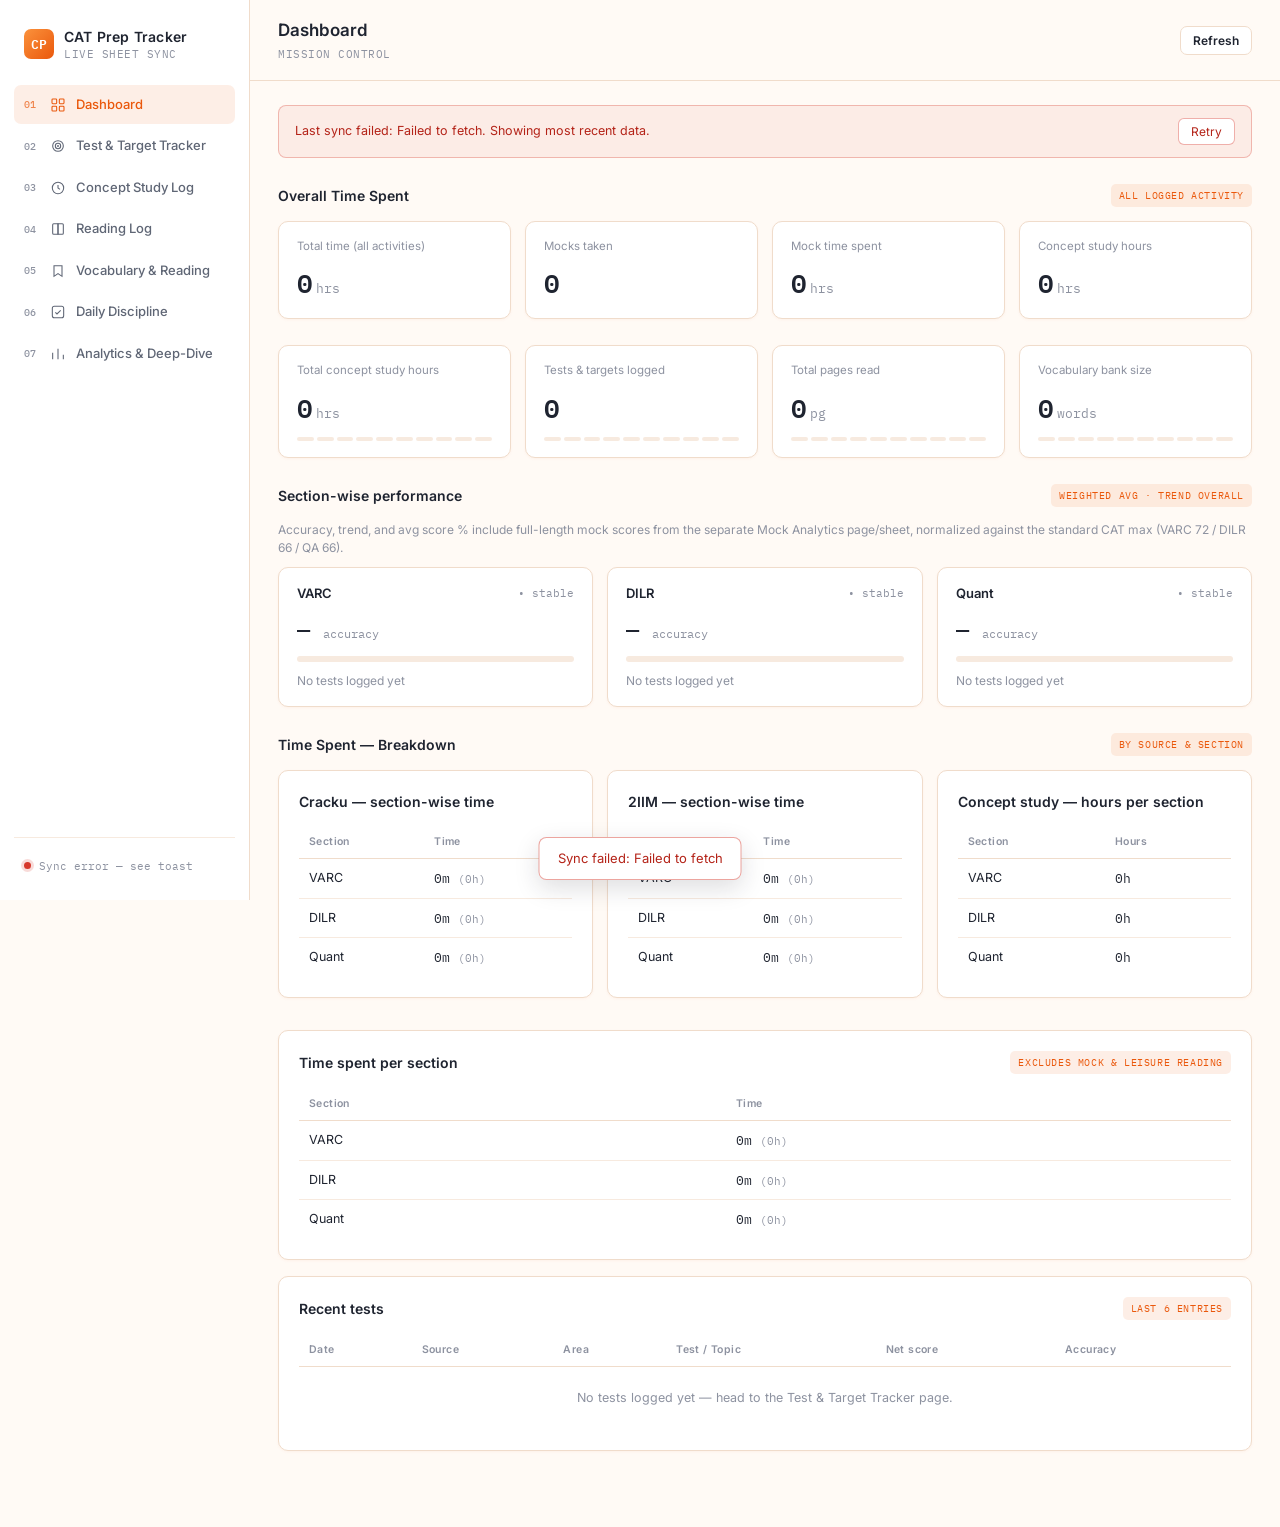
<file: index.html>
<!DOCTYPE html>
<html lang="en">
<head>
<meta charset="UTF-8">
<meta name="viewport" content="width=device-width, initial-scale=1.0">
<title>Dashboard — CAT Prep Tracker</title>
<link rel="stylesheet" href="styles.css">
</head>
<body>

<div id="gate">
  <div class="gate-card">
    <h2>Not configured yet</h2>
    <p>Set <code>CONFIG.API_URL</code> in <code>script.js</code> to your deployed Google Apps Script Web App URL (ending in <code>/exec</code>), then reload this page.</p>
  </div>
</div>

<div id="appShell">
  <div class="app-flex">
    <aside id="sidebar">
      <div class="brand">
        <div class="mark">CP</div>
        <div>
          <div class="name">CAT Prep Tracker</div>
          <div class="sub">LIVE SHEET SYNC</div>
        </div>
      </div>
      <nav id="navlist"></nav>
      <div class="sidebar-foot">
        <div class="sync-row"><span class="dot" id="liveDot"></span><span id="syncStatus">Not synced yet</span></div>
      </div>
    </aside>

    <div id="backdrop"></div>

    <div class="main">
      <div class="topbar">
        <button id="menuBtn" aria-label="Toggle menu">
          <svg width="18" height="18" viewBox="0 0 24 24" fill="none" stroke="currentColor" stroke-width="1.8"><path d="M4 6h16M4 12h16M4 18h16"/></svg>
        </button>
        <div class="titles">
          <h1 id="pageTitle">Dashboard</h1>
          <div class="sub" id="pageSub">MISSION CONTROL</div>
        </div>
        <div class="topbar-actions">
          <button class="btn btn-ghost btn-sm" id="refreshBtn">Refresh</button>
        </div>
      </div>
      <div id="content"></div>
    </div>
  </div>
</div>

<div class="toast" id="toast"><span id="toastMsg"></span></div>

<script src="script.js"></script>
<script>
// Shared calc used by both the 4-box KPI glance and the detailed tables below,
// so the two can be placed in different parts of the page without duplicating logic.
function timeSpentData(){
  const crackuByArea = crackuTimeByArea();       // minutes
  const iimByArea = iimTimeByArea();             // minutes
  const studyByAreaHrs = studyHoursByArea();     // hours
  const conceptTotalHours = round1(DATA.study.reduce((s,x)=>s+Number(x.hours||0),0));
  const mocksTaken = (mockRecordsCache||[]).length;
  const mockMinutes = mocksTaken * 120; // fixed 2-hour mock length
  const readingMinutes = DATA.reading.reduce((s,r)=>s+Number(r.minutes||0),0);
  const testsMinutes = DATA.tests.reduce((s,t)=>s+Number(t.duration||0),0);
  const grandTotalHours = round1((testsMinutes + conceptTotalHours*60 + mockMinutes + readingMinutes) / 60);

  const perSectionTotals = {};
  ['VARC','DILR','Quant'].forEach(a=>{
    perSectionTotals[a] = (crackuByArea[a]||0) + (iimByArea[a]||0) + (studyByAreaHrs[a]||0)*60;
  });

  return { crackuByArea, iimByArea, studyByAreaHrs, conceptTotalHours, mocksTaken, mockMinutes, grandTotalHours, perSectionTotals };
}

// The 4-box glance — shown near the top of the page.
function renderTimeSpentKPIs(){
  const { grandTotalHours, mocksTaken, mockMinutes, conceptTotalHours } = timeSpentData();
  return `
    <div class="card-h" style="margin-top:26px;"><h3>Overall Time Spent</h3><span class="tag">ALL LOGGED ACTIVITY</span></div>
    <div class="kpi-grid" style="grid-template-columns:repeat(4,1fr);">
      <div class="kpi"><div class="label">Total time (all activities)</div><div class="value">${grandTotalHours}<span class="unit">hrs</span></div></div>
      <div class="kpi"><div class="label">Mocks taken</div><div class="value">${mocksTaken}</div></div>
      <div class="kpi"><div class="label">Mock time spent</div><div class="value">${round1(mockMinutes/60)}<span class="unit">hrs</span></div></div>
      <div class="kpi"><div class="label">Concept study hours</div><div class="value">${conceptTotalHours}<span class="unit">hrs</span></div></div>
    </div>`;
}

// The detailed breakdown tables — deepest level of detail, shown further down the page.
function renderTimeSpentDetails(){
  const { crackuByArea, iimByArea, studyByAreaHrs, perSectionTotals } = timeSpentData();

  function areaMinutesTable(byAreaMins){
    return `<div class="table-scroll"><table><thead><tr><th>Section</th><th>Time</th></tr></thead><tbody>
      ${['VARC','DILR','Quant'].map(a=>`<tr><td>${a}</td><td class="num">${fmtMinsHrs(byAreaMins[a]||0)}</td></tr>`).join('')}
    </tbody></table></div>`;
  }
  function areaHoursTable(byAreaHrs){
    return `<div class="table-scroll"><table><thead><tr><th>Section</th><th>Hours</th></tr></thead><tbody>
      ${['VARC','DILR','Quant'].map(a=>`<tr><td>${a}</td><td class="num">${round1(byAreaHrs[a]||0)}h</td></tr>`).join('')}
    </tbody></table></div>`;
  }

  return `
    <div class="card-h" style="margin-top:26px;"><h3>Time Spent — Breakdown</h3><span class="tag">BY SOURCE &amp; SECTION</span></div>
    <div class="grid3" style="margin-bottom:16px;">
      <div class="card">
        <div class="card-h"><h3>Cracku — section-wise time</h3></div>
        ${areaMinutesTable(crackuByArea)}
      </div>
      <div class="card">
        <div class="card-h"><h3>2IIM — section-wise time</h3></div>
        ${areaMinutesTable(iimByArea)}
      </div>
      <div class="card">
        <div class="card-h"><h3>Concept study — hours per section</h3></div>
        ${areaHoursTable(studyByAreaHrs)}
      </div>
    </div>
    <div class="card">
      <div class="card-h"><h3>Time spent per section</h3><span class="tag">EXCLUDES MOCK &amp; LEISURE READING</span></div>
      ${areaMinutesTable(perSectionTotals)}
    </div>`;
}

function renderSectionPerformance(){
  const areas = ['VARC','DILR','Quant'];
  const widgets = areas.map(area=>{
    const stat = weightedAvgForArea(area);
    const trend = trendForArea(area, Infinity); // Infinity -> compares first half vs second half of the ENTIRE history, not just the last 5
    const arrow = trend.dir==='up' ? '▲' : (trend.dir==='down' ? '▼' : '•');
    const pct = stat ? Math.min(100, Math.max(0, stat.avgAccuracy)) : 0;
    const barColor = area==='VARC' ? 'var(--blue)' : area==='DILR' ? 'var(--gold)' : 'var(--teal)';
    return `
      <div class="section-widget">
        <div class="sw-head"><span class="name">${area}</span><span class="delta ${trend.dir}">${arrow} ${trend.dir==='flat'?'stable':Math.abs(trend.delta)+'%'}</span></div>
        <div class="sw-score">${stat? stat.avgAccuracy+'%' : '—'} <span style="font-size:12px;color:var(--faint);font-weight:400;">accuracy</span></div>
        <div class="bar-track"><div class="bar-fill" style="width:${pct}%;background:${barColor};"></div></div>
        <div class="hint">${stat ? stat.testCount+' test(s)'+(stat.mockCount? ' + '+stat.mockCount+' mock(s)':'')+(stat.avgNetPct!==null? ' · avg score '+stat.avgNetPct+'% of max' : '') : 'No tests logged yet'}</div>
      </div>`;
  }).join('');

  return `
    <div class="card-h" style="margin-top:26px;"><h3>Section-wise performance</h3><span class="tag">WEIGHTED AVG · TREND OVERALL</span></div>
    <div class="hint" style="margin-bottom:10px;">Accuracy, trend, and avg score % include full-length mock scores from the separate Mock Analytics page/sheet, normalized against the standard CAT max (VARC 72 / DILR 66 / QA 66).</div>
    <div class="kpi-grid" style="grid-template-columns:repeat(3,1fr);">${widgets}</div>`;
}

function renderRecentTests(){
  const recentTests = [...DATA.tests].sort((a,b)=>b.date.localeCompare(a.date)).slice(0,6);
  const recentRows = recentTests.length ? recentTests.map(t=>`
    <tr><td>${fmtDate(t.date)}</td><td><span class="tag-pill">${t.sourceLabel}</span></td><td>${t.area}</td>
    <td>${escapeHtml(t.testName) || escapeHtml(t.topic) || '—'}</td>
    <td class="num">${t.netScore}</td><td class="num">${t.accuracy}%</td></tr>`).join('')
    : `<tr><td colspan="6" class="empty">No tests logged yet — head to the Test &amp; Target Tracker page.</td></tr>`;

  return `
    <div class="card" style="margin-top:16px;">
      <div class="card-h"><h3>Recent tests</h3><span class="tag">LAST 6 ENTRIES</span></div>
      <div class="table-scroll"><table><thead><tr><th>Date</th><th>Source</th><th>Area</th><th>Test / Topic</th><th>Net score</th><th>Accuracy</th></tr></thead><tbody>${recentRows}</tbody></table></div>
    </div>`;
}

function renderDashboard(){
  const totalHours = round1(DATA.study.reduce((s,x)=>s+Number(x.hours||0),0));
  const totalTests = DATA.tests.length;
  const totalPages = DATA.reading.reduce((s,x)=>s+Number(x.pages||0),0);
  const vocabCount = DATA.vocab.length;

  let banner = '';
  if(syncError) banner = `<div class="err-banner"><span>Last sync failed: ${escapeHtml(syncError)}. Showing most recent data.</span><button onclick="refreshAll(true)">Retry</button></div>`;

  document.getElementById('content').innerHTML = banner + `
    ${renderTimeSpentKPIs()}
    <div class="kpi-grid" style="margin-top:26px;">
      <div class="kpi"><div class="label">Total concept study hours</div><div class="value">${totalHours}<span class="unit">hrs</span></div><div class="ticks">${tickRow(totalHours,200)}</div></div>
      <div class="kpi"><div class="label">Tests &amp; targets logged</div><div class="value">${totalTests}</div><div class="ticks">${tickRow(totalTests,50)}</div></div>
      <div class="kpi"><div class="label">Total pages read</div><div class="value">${totalPages}<span class="unit">pg</span></div><div class="ticks">${tickRow(totalPages,1000)}</div></div>
      <div class="kpi"><div class="label">Vocabulary bank size</div><div class="value">${vocabCount}<span class="unit">words</span></div><div class="ticks">${tickRow(vocabCount,150)}</div></div>
    </div>
    ${renderSectionPerformance()}
    ${renderTimeSpentDetails()}
    ${renderRecentTests()}`;
}

window.renderPage = renderDashboard;
document.addEventListener('DOMContentLoaded', ()=>{ bootPage(); });
</script>
</body>
</html>
</file>
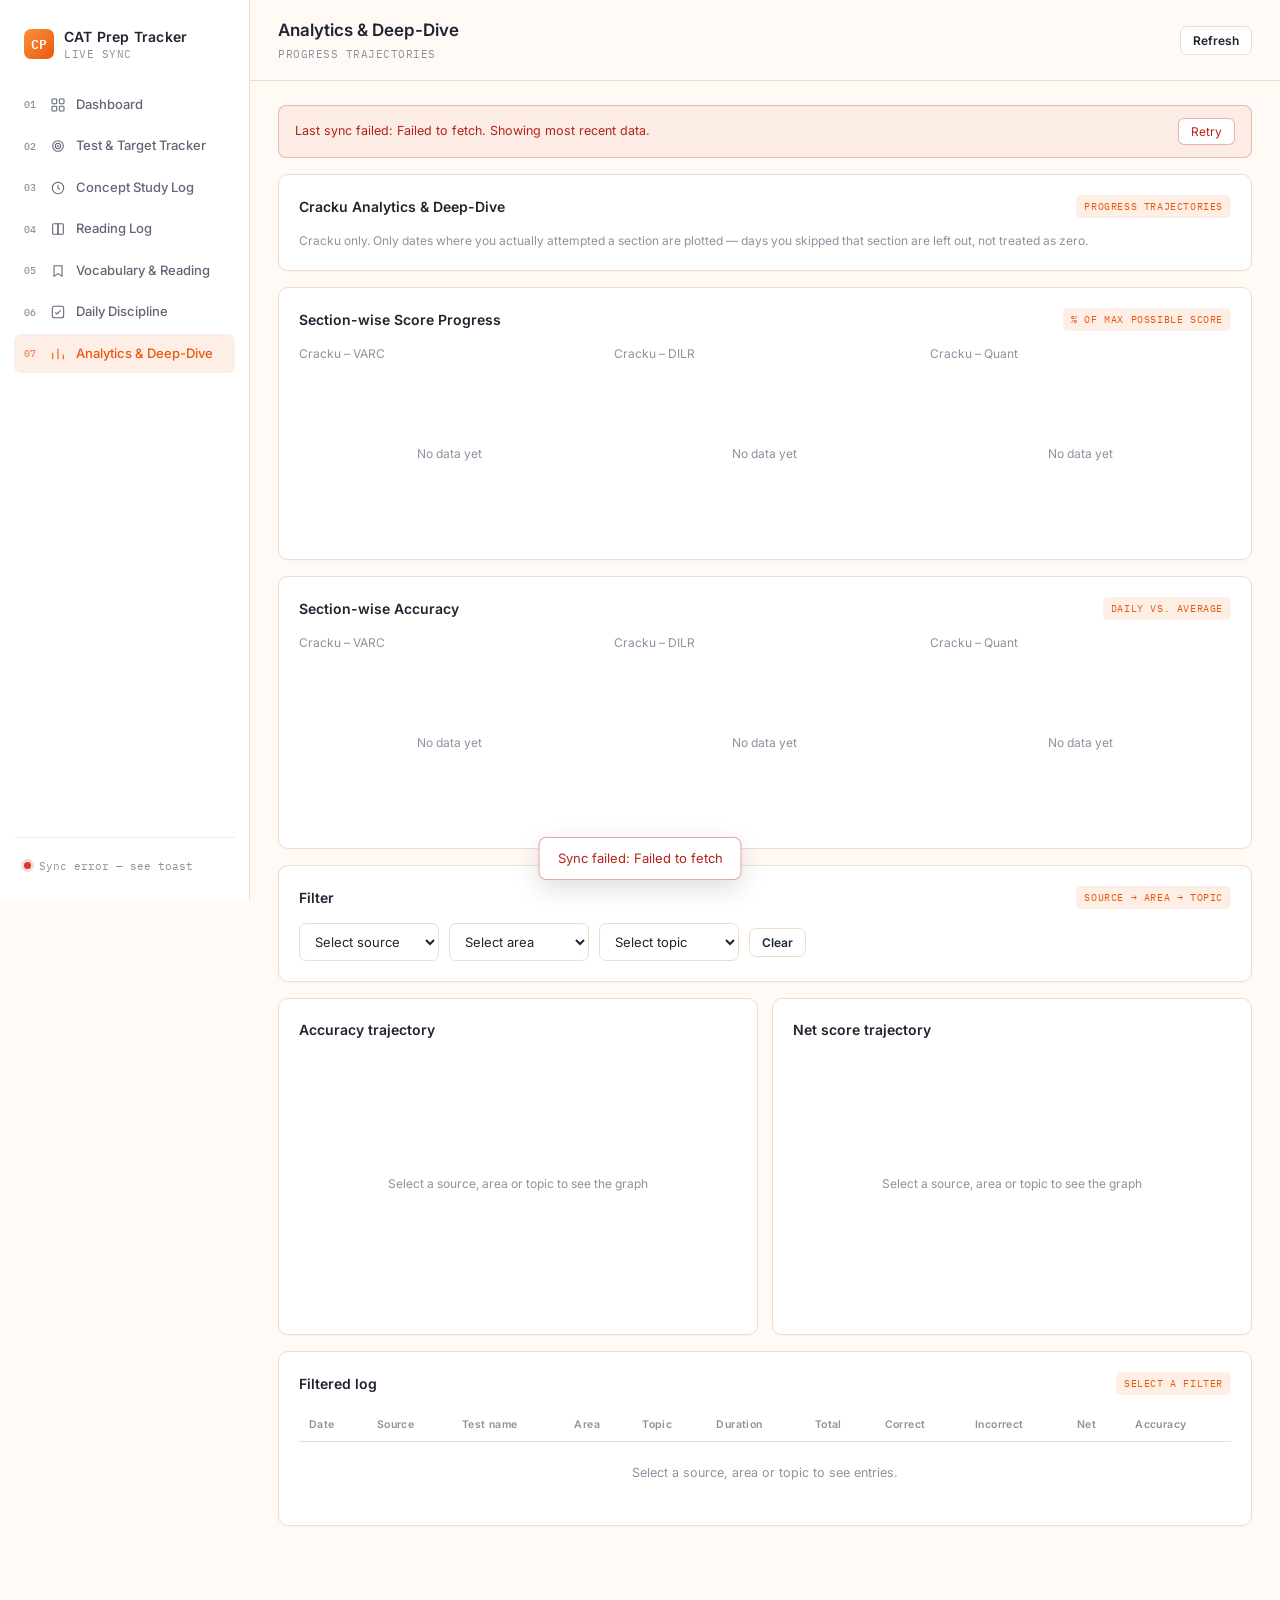
<file: analytics.html>
<!DOCTYPE html>
<html lang="en">
<head>
<meta charset="UTF-8">
<meta name="viewport" content="width=device-width, initial-scale=1.0">
<title>Analytics &amp; Deep-Dive — CAT Prep Tracker</title>
<link rel="stylesheet" href="styles.css">
</head>
<body>

<div id="gate">
  <div class="gate-card">
    <h2>Not configured yet</h2>
    <p>Set <code>CONFIG.SUPABASE_URL</code> and <code>CONFIG.SUPABASE_ANON_KEY</code> in <code>script.js</code>, then reload this page.</p>
  </div>
</div>

<div id="appShell">
  <div class="app-flex">
    <aside id="sidebar">
      <div class="brand">
        <div class="mark">CP</div>
        <div>
          <div class="name">CAT Prep Tracker</div>
          <div class="sub">LIVE SYNC</div>
        </div>
      </div>
      <nav id="navlist"></nav>
      <div class="sidebar-foot">
        <div class="sync-row"><span class="dot" id="liveDot"></span><span id="syncStatus">Not synced yet</span></div>
      </div>
    </aside>

    <div id="backdrop"></div>

    <div class="main">
      <div class="topbar">
        <button id="menuBtn" aria-label="Toggle menu">
          <svg width="18" height="18" viewBox="0 0 24 24" fill="none" stroke="currentColor" stroke-width="1.8"><path d="M4 6h16M4 12h16M4 18h16"/></svg>
        </button>
        <div class="titles">
          <h1 id="pageTitle">Analytics &amp; Deep-Dive</h1>
          <div class="sub" id="pageSub">PROGRESS TRAJECTORIES</div>
        </div>
        <div class="topbar-actions">
          <button class="btn btn-ghost btn-sm" id="refreshBtn">Refresh</button>
        </div>
      </div>
      <div id="content"></div>
    </div>
  </div>
</div>

<div class="toast" id="toast"><span id="toastMsg"></span></div>

<script src="script.js"></script>
<script>
/* =====================================================================
   Dependency-free SVG chart renderer.
   Renders a small responsive line/area chart straight into a container
   div (no <canvas>, no Chart.js, no CDN dependency at all).
===================================================================== */
function renderSvgChart(containerId, datasets, labels, opts={}){
  const el = document.getElementById(containerId);
  if(!el) return;

  const w = 600, h = opts.height || 220;
  const padL = 36, padR = 12, padT = 12, padB = 24;
  const plotW = w - padL - padR, plotH = h - padT - padB;

  const hasData = labels.length && datasets.some(d=>d.data.some(v=>v!=null));
  if(!hasData){
    el.innerHTML = `<div style="height:${h}px;display:flex;align-items:center;justify-content:center;color:var(--faint);font-size:12px;">${opts.emptyText || 'No data yet'}</div>`;
    return;
  }

  const allVals = datasets.flatMap(d=>d.data).filter(v=>v!=null);
  let minY = opts.min !== undefined ? opts.min : Math.min(0, ...allVals);
  let maxY = opts.max !== undefined ? opts.max : Math.max(...allVals);
  if(minY === maxY) maxY += 1;

  const xStep = labels.length > 1 ? plotW/(labels.length-1) : 0;
  const xFor = i => padL + (labels.length>1 ? i*xStep : plotW/2);
  const yFor = v => padT + plotH - ((v-minY)/(maxY-minY))*plotH;
  const gridColor = 'rgba(31,36,48,0.08)', fontColor = '#6b7180';

  let grid = '';
  for(let i=0;i<=4;i++){
    const gy = padT + (plotH/4)*i;
    const val = maxY - ((maxY-minY)/4)*i;
    grid += `<line x1="${padL}" y1="${gy}" x2="${w-padR}" y2="${gy}" stroke="${gridColor}"/>`;
    grid += `<text x="${padL-6}" y="${gy+3}" text-anchor="end" font-size="9" fill="${fontColor}">${Math.round(val*10)/10}${opts.suffix||''}</text>`;
  }
  let xLabels = '';
  const step = Math.max(1, Math.ceil(labels.length/6));
  labels.forEach((lab,i)=>{
    if(i % step !== 0 && i !== labels.length-1) return;
    xLabels += `<text x="${xFor(i)}" y="${h-6}" text-anchor="middle" font-size="9" fill="${fontColor}">${lab}</text>`;
  });

  let seriesSvg = '';
  datasets.forEach(ds=>{
    const pts = ds.data.map((v,i)=> v==null?null:[xFor(i),yFor(v)]).filter(Boolean);
    if(!pts.length) return;
    const line = pts.map((p,i)=>(i===0?'M':'L')+p[0]+','+p[1]).join(' ');
    if(ds.fill){
      const area = line + ` L${pts.at(-1)[0]},${padT+plotH} L${pts[0][0]},${padT+plotH} Z`;
      seriesSvg += `<path d="${area}" fill="${ds.color}" fill-opacity="0.12" stroke="none"/>`;
    }
    seriesSvg += `<path d="${line}" fill="none" stroke="${ds.color}" stroke-width="2" stroke-dasharray="${ds.dash?'5,4':'0'}"/>`;
    if(!ds.dash) pts.forEach(p=> seriesSvg += `<circle cx="${p[0]}" cy="${p[1]}" r="3" fill="${ds.color}"/>`);
  });

  const legend = opts.legend ? `<div style="display:flex;gap:14px;justify-content:center;margin-top:6px;font-size:11px;color:${fontColor};font-family:'IBM Plex Mono',monospace;">${
    datasets.map(ds=>`<span style="display:flex;align-items:center;gap:5px;"><span style="width:10px;height:2px;background:${ds.color};display:inline-block;"></span>${ds.label}</span>`).join('')
  }</div>` : '';

  el.innerHTML = `<svg viewBox="0 0 ${w} ${h}" style="width:100%;height:${h}px;display:block;">${grid}${seriesSvg}${xLabels}</svg>${legend}`;
}

function renderPage(){
  const sources = [...new Set(DATA.tests.map(t=>t.sourceLabel))].filter(Boolean).sort();
  const areas = ['VARC','DILR','Quant'];
  let banner = '';
  if(syncError) banner = `<div class="err-banner"><span>Last sync failed: ${escapeHtml(syncError)}. Showing most recent data.</span><button onclick="refreshAll(true)">Retry</button></div>`;

  document.getElementById('content').innerHTML = banner + `
    <div class="card">
      <div class="card-h"><h3>Cracku Analytics &amp; Deep-Dive</h3><span class="tag">PROGRESS TRAJECTORIES</span></div>
      <div class="hint">Cracku only. Only dates where you actually attempted a section are plotted — days you skipped that section are left out, not treated as zero.</div>
    </div>
    <div class="card">
      <div class="card-h"><h3>Section-wise Score Progress</h3><span class="tag">% OF MAX POSSIBLE SCORE</span></div>
      <div class="grid3">
        <div><div class="hint" style="margin-bottom:6px;">Cracku – VARC</div><div class="chart-wrap-sm" id="chartScore_VARC"></div></div>
        <div><div class="hint" style="margin-bottom:6px;">Cracku – DILR</div><div class="chart-wrap-sm" id="chartScore_DILR"></div></div>
        <div><div class="hint" style="margin-bottom:6px;">Cracku – Quant</div><div class="chart-wrap-sm" id="chartScore_Quant"></div></div>
      </div>
    </div>
    <div class="card">
      <div class="card-h"><h3>Section-wise Accuracy</h3><span class="tag">DAILY VS. AVERAGE</span></div>
      <div class="grid3">
        <div><div class="hint" style="margin-bottom:6px;">Cracku – VARC</div><div class="chart-wrap-sm" id="chartAcc_VARC"></div></div>
        <div><div class="hint" style="margin-bottom:6px;">Cracku – DILR</div><div class="chart-wrap-sm" id="chartAcc_DILR"></div></div>
        <div><div class="hint" style="margin-bottom:6px;">Cracku – Quant</div><div class="chart-wrap-sm" id="chartAcc_Quant"></div></div>
      </div>
    </div>
    <div class="card">
      <div class="card-h"><h3>Filter</h3><span class="tag">SOURCE → AREA → TOPIC</span></div>
      <div class="filter-row">
        <select id="fSource"><option value="">Select source</option>${sources.map(s=>`<option value="${escapeHtml(s)}">${escapeHtml(s)}</option>`).join('')}</select>
        <select id="fArea"><option value="">Select area</option>${areas.map(a=>`<option value="${a}">${a}</option>`).join('')}</select>
        <select id="fTopic"><option value="">Select topic</option></select>
        <button class="btn btn-ghost btn-sm" id="clearFilters">Clear</button>
      </div>
    </div>
    <div class="grid2">
      <div class="card"><div class="card-h"><h3>Accuracy trajectory</h3></div><div class="chart-wrap" id="chartAccuracy"></div></div>
      <div class="card"><div class="card-h"><h3>Net score trajectory</h3></div><div class="chart-wrap" id="chartNet"></div></div>
    </div>
    <div class="card">
      <div class="card-h"><h3>Filtered log</h3><span class="tag" id="filteredCount"></span></div>
      <div class="table-scroll"><table><thead><tr><th>Date</th><th>Source</th><th>Test name</th><th>Area</th><th>Topic</th><th>Duration</th><th>Total</th><th>Correct</th><th>Incorrect</th><th>Net</th><th>Accuracy</th></tr></thead><tbody id="analyticsBody"></tbody></table></div>
    </div>`;

  initFilters();
  drawSectionProgressCharts();
}
window.renderPage = renderPage;

// Builds this Cracku section's per-date series, using ONLY dates where the section was
// actually attempted on Cracku — a day with no Cracku entry for this area is skipped
// entirely, never zeroed.
function sectionProgressSeries(area){
  const byDate = {};
  DATA.tests.filter(t=>t.sourceLabel==='Cracku' && t.area===area).forEach(t=>{
    if(!byDate[t.date]) byDate[t.date] = { netScore:0, maxScore:0, correct:0, answered:0 };
    byDate[t.date].netScore += Number(t.netScore||0);
    byDate[t.date].maxScore += Number(t.totalQuestions||0) * Number(t.marksPerCorrect||0);
    byDate[t.date].correct += Number(t.correct||0);
    byDate[t.date].answered += Number(t.answered||0);
  });
  const dates = Object.keys(byDate).sort();

  const scorePoints = [];
  dates.forEach(d=>{
    const v = byDate[d];
    if(v.maxScore > 0) scorePoints.push({ date:d, value: round1((v.netScore/v.maxScore)*100) });
  });

  const accPoints = [];
  dates.forEach(d=>{
    const v = byDate[d];
    if(v.answered > 0) accPoints.push({ date:d, value: round1((v.correct/v.answered)*100) });
  });
  const avgAcc = accPoints.length ? round1(accPoints.reduce((s,p)=>s+p.value,0)/accPoints.length) : 0;

  return { scorePoints, accPoints, avgAcc };
}

function drawSectionProgressCharts(){
  ['VARC','DILR','Quant'].forEach(area=>{
    const { scorePoints, accPoints, avgAcc } = sectionProgressSeries(area);

    renderSvgChart('chartScore_'+area,
      [{ data: scorePoints.map(p=>p.value), color:'#ea580c', fill:true }],
      scorePoints.map(p=>fmtDate(p.date)),
      { height:170 });

    renderSvgChart('chartAcc_'+area,
      [
        { label:'Daily accuracy', data: accPoints.map(p=>p.value), color:'#0f9d8f', fill:true },
        { label:'Average', data: accPoints.map(()=>avgAcc), color:'#3b6fd8', dash:true }
      ],
      accPoints.map(p=>fmtDate(p.date)),
      { height:170, legend:true, min:0, max:100, suffix:'%' });
  });
}

function initFilters(){
  const fSource = document.getElementById('fSource');
  const fArea = document.getElementById('fArea');
  const fTopic = document.getElementById('fTopic');
  // Topics are compared trimmed + case-insensitively, so "Percentages" and
  // "percentages " count as the same topic.
  const norm = v => (v||'').toString().trim().toLowerCase();

  function currentFilters(){ return { source:fSource.value, area:fArea.value, topic:fTopic.value }; }
  function matches(t, f, withTopic){
    if(f.source && t.sourceLabel !== f.source) return false;
    if(f.area && t.area !== f.area) return false;
    if(withTopic && f.topic && norm(t.topic) !== f.topic) return false;
    return true;
  }
  function applyFilters(){
    const f = currentFilters();
    return DATA.tests.filter(t=>matches(t, f, true)).sort((a,b)=>a.date.localeCompare(b.date));
  }
  // Rebuild topic options from the current source/area. Keeps the chosen topic
  // if it still exists, otherwise falls back to "Select topic".
  function refreshTopics(){
    const f = currentFilters();
    const prev = f.topic;
    const seen = new Map();
    DATA.tests.filter(t=>matches(t, f, false)).forEach(t=>{
      const k = norm(t.topic);
      if(k && !seen.has(k)) seen.set(k, (t.topic||'').trim());
    });
    const entries = [...seen.entries()].sort((a,b)=>a[1].localeCompare(b[1]));
    fTopic.innerHTML = `<option value="">Select topic</option>` +
      entries.map(([k,label])=>`<option value="${escapeHtml(k)}">${escapeHtml(label)}</option>`).join('');
    fTopic.value = seen.has(prev) ? prev : '';
  }
  function refreshView(rebuildTopics){
    if(rebuildTopics) refreshTopics();
    const f = currentFilters();
    if(!f.source && !f.area && !f.topic){
      document.getElementById('filteredCount').textContent = 'SELECT A FILTER';
      document.getElementById('analyticsBody').innerHTML = `<tr><td colspan="11" class="empty">Select a source, area or topic to see entries.</td></tr>`;
      drawCharts([], 'Select a source, area or topic to see the graph');
      return;
    }
    const rows = applyFilters();
    document.getElementById('filteredCount').textContent = rows.length + ' ENTRIES';
    document.getElementById('analyticsBody').innerHTML = rows.length ? rows.map(t=>`
      <tr><td>${fmtDate(t.date)}</td><td><span class="tag-pill">${escapeHtml(t.sourceLabel)}</span></td>
      <td style="white-space:normal;max-width:180px;">${escapeHtml(t.testName)||'—'}</td><td>${escapeHtml(t.area)}</td>
      <td style="white-space:normal;max-width:200px;">${escapeHtml(t.topic)}</td><td class="num">${t.duration}m</td>
      <td class="num">${t.totalQuestions}</td><td class="num">${t.correct}</td><td class="num">${t.incorrect}</td>
      <td class="num">${t.netScore}</td><td class="num">${t.accuracy}%</td></tr>`).join('') : `<tr><td colspan="11" class="empty">No entries match this filter.</td></tr>`;
    drawCharts(rows);
  }
  // Source/area change -> topic list must be rebuilt. Topic change -> just re-filter
  // (rebuilding here is what used to reset the topic back to "All" and undo the filter).
  fSource.addEventListener('change', ()=>refreshView(true));
  fArea.addEventListener('change', ()=>refreshView(true));
  fTopic.addEventListener('change', ()=>refreshView(false));
  document.getElementById('clearFilters').addEventListener('click',()=>{
    fSource.value = ''; fArea.value = ''; fTopic.value = '';
    refreshView(true);
  });
  refreshView(true);
}

function drawCharts(rows, emptyText){
  const labels = rows.map(t=>fmtDate(t.date));
  const acc = rows.map(t=>t.accuracy);
  const net = rows.map(t=>t.netScore);

  renderSvgChart('chartAccuracy',
    [{ data: acc, color:'#0f9d8f', fill:true }],
    labels,
    { height:260, min:0, max:100, suffix:'%', emptyText });

  renderSvgChart('chartNet',
    [{ data: net, color:'#ea580c', fill:true }],
    labels,
    { height:260, emptyText });
}

document.addEventListener('DOMContentLoaded', ()=>{ bootPage(); });
</script>
</body>
</html>
</file>
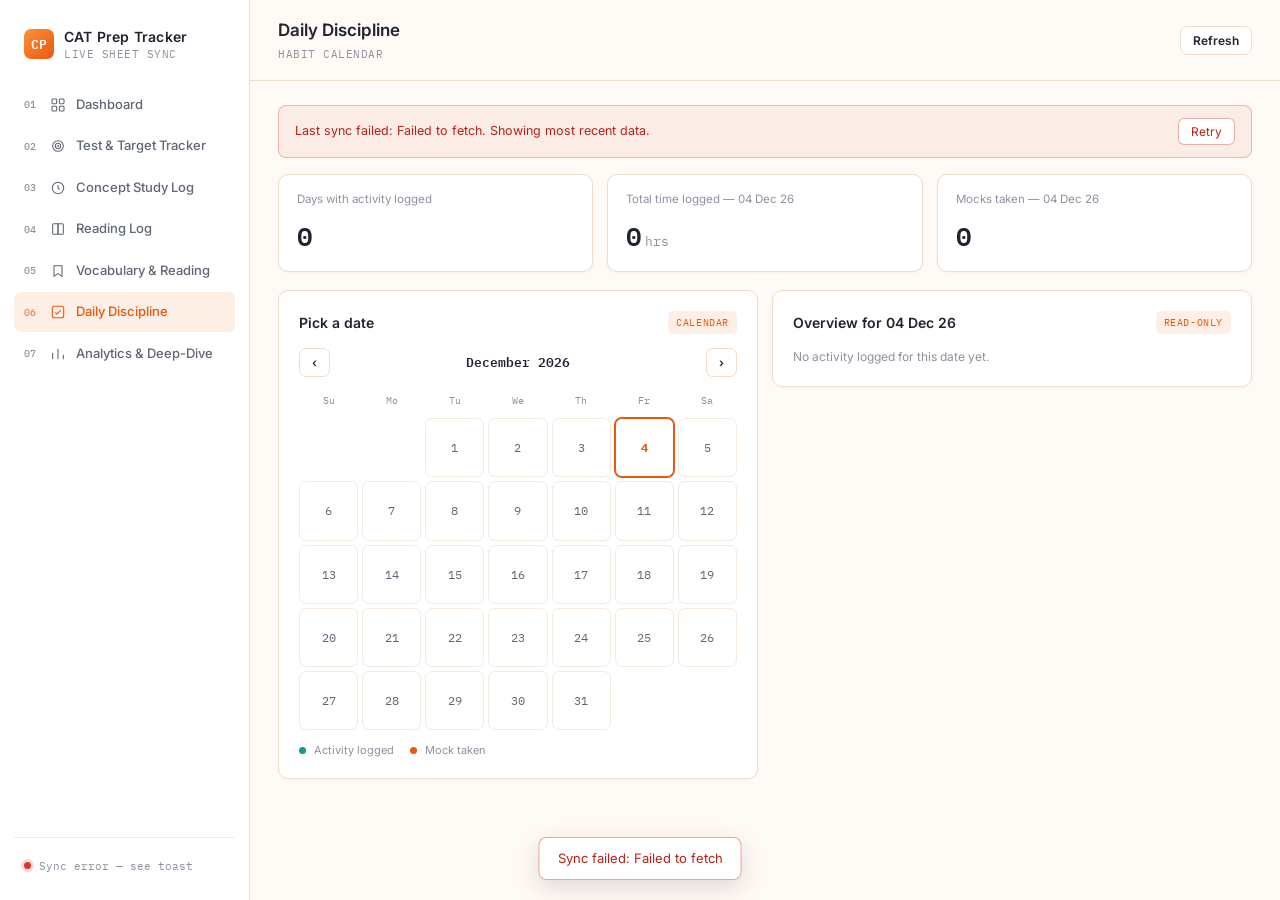
<file: calendar.html>
<!DOCTYPE html>
<html lang="en">
<head>
<meta charset="UTF-8">
<meta name="viewport" content="width=device-width, initial-scale=1.0">
<title>Daily Discipline — CAT Prep Tracker</title>
<link rel="stylesheet" href="styles.css">
</head>
<body>

<div id="gate">
  <div class="gate-card">
    <h2>Not configured yet</h2>
    <p>Set <code>CONFIG.API_URL</code> in <code>script.js</code> to your deployed Google Apps Script Web App URL (ending in <code>/exec</code>), then reload this page.</p>
  </div>
</div>

<div id="appShell">
  <div class="app-flex">
    <aside id="sidebar">
      <div class="brand">
        <div class="mark">CP</div>
        <div>
          <div class="name">CAT Prep Tracker</div>
          <div class="sub">LIVE SHEET SYNC</div>
        </div>
      </div>
      <nav id="navlist"></nav>
      <div class="sidebar-foot">
        <div class="sync-row"><span class="dot" id="liveDot"></span><span id="syncStatus">Not synced yet</span></div>
      </div>
    </aside>

    <div id="backdrop"></div>

    <div class="main">
      <div class="topbar">
        <button id="menuBtn" aria-label="Toggle menu">
          <svg width="18" height="18" viewBox="0 0 24 24" fill="none" stroke="currentColor" stroke-width="1.8"><path d="M4 6h16M4 12h16M4 18h16"/></svg>
        </button>
        <div class="titles">
          <h1 id="pageTitle">Daily Discipline</h1>
          <div class="sub" id="pageSub">HABIT CALENDAR</div>
        </div>
        <div class="topbar-actions">
          <button class="btn btn-ghost btn-sm" id="refreshBtn">Refresh</button>
        </div>
      </div>
      <div id="content"></div>
    </div>
  </div>
</div>

<div class="toast" id="toast"><span id="toastMsg"></span></div>

<script src="script.js"></script>
<script>
let disciplineCalState = { year: new Date().getFullYear(), month: new Date().getMonth(), selectedDate: todayISO() };

// Daily Discipline is a read-only overview, computed entirely from the other logs
// (Test_And_Targets_Log, Concept_Study_Log, Reading_And_Vocab) plus the external
// mock tracker — there is nothing here for the user to edit.
function buildDayBreakdown(dateStr){
  const items = [];
  const testsForDay = DATA.tests.filter(t=>t.date===dateStr);
  const crackuByArea = {};
  testsForDay.filter(t=>t.sourceLabel==='Cracku').forEach(t=>{ crackuByArea[t.area] = (crackuByArea[t.area]||0) + Number(t.duration||0); });
  ['VARC','DILR','Quant'].forEach(area=>{ if(crackuByArea[area]) items.push({ label:`Cracku – ${area}`, minutes: crackuByArea[area] }); });

  const advMins = testsForDay.filter(t=>t.sourceLabel==='2IIM Advanced').reduce((s,t)=>s+Number(t.duration||0),0);
  if(advMins) items.push({ label:'2IIM – Advanced', minutes: advMins });

  const secMins = testsForDay.filter(t=>t.sourceLabel==='2IIM Sectional').reduce((s,t)=>s+Number(t.duration||0),0);
  if(secMins) items.push({ label:'2IIM – Sectional Test', minutes: secMins });

  const mockRec = findMockForDate(dateStr);
  if(mockRec){
    // Mocks are always fixed-length — 2 hours, regardless of what the external tracker reports.
    const mockMinutes = 120;
    const note = `Mock #${mockRec.mockNo ?? '—'}${mockRec.mockName ? ' "'+mockRec.mockName+'"' : ''}${mockRec.overall_score!=null ? ' — '+mockRec.overall_score+' pts' : ''}${mockRec.overall_accuracy!=null ? ', '+mockRec.overall_accuracy+' acc.' : ''}`;
    items.push({ label:'Mock', minutes: mockMinutes, note });
  }

  const studyMins = DATA.study.filter(s=>s.date===dateStr).reduce((s,r)=>s+Number(r.hours||0)*60,0);
  if(studyMins) items.push({ label:'Study', minutes: Math.round(studyMins) });

  const readingMins = DATA.reading.filter(r=>r.date===dateStr).reduce((s,r)=>s+Number(r.minutes||0),0);
  if(readingMins) items.push({ label:'Leisure Reading', minutes: readingMins });

  const total = items.reduce((s,it)=>s+Number(it.minutes||0),0);
  return { items, total };
}
function renderDisciplineDayKpis(dateStr){
  const { total, items } = buildDayBreakdown(dateStr);
  const mockTaken = items.some(it=>it.label==='Mock') ? 1 : 0;
  return `
    <div class="kpi"><div class="label">Total time logged — ${fmtDate(dateStr)}</div><div class="value">${round1(total/60)}<span class="unit">hrs</span></div></div>
    <div class="kpi"><div class="label">Mocks taken — ${fmtDate(dateStr)}</div><div class="value">${mockTaken}</div></div>`;
}
function renderDisciplineOverview(dateStr){
  const { items, total } = buildDayBreakdown(dateStr);
  if(!items.length){
    return `<div class="hint">No activity logged for this date yet.</div>`;
  }
  const rows = items.map(it=>`
    <tr>
      <td>${it.label}${it.note ? `<div class="hint" style="margin-top:2px;">${escapeHtml(it.note)}</div>` : ''}</td>
      <td class="num">${it.minutes}m</td>
    </tr>`).join('');
  return `
    <div class="table-scroll"><table><thead><tr><th>Activity</th><th>Time spent</th></tr></thead><tbody>${rows}</tbody></table></div>
    <div class="calc-box" style="margin-top:14px;">
      <div class="calc-item"><div class="l">Total time</div><div class="v">${total}m<span style="font-size:11px;color:var(--faint);font-weight:400;margin-left:6px;">(${Math.round((total/60)*10)/10}h)</span></div></div>
    </div>`;
}
function renderDisciplineCalendar(){
  const {year, month, selectedDate} = disciplineCalState;
  const first = new Date(year, month, 1);
  const startWeekday = first.getDay();
  const daysInMonth = new Date(year, month+1, 0).getDate();
  const monthLabel = first.toLocaleDateString('en-IN',{month:'long', year:'numeric'});
  const extMockDates = mockDatesSet();

  let cells = '';
  for(let i=0;i<startWeekday;i++) cells += `<div class="cal-cell cal-empty"></div>`;
  for(let day=1; day<=daysInMonth; day++){
    const dateStr = `${year}-${String(month+1).padStart(2,'0')}-${String(day).padStart(2,'0')}`;
    const hasMock = extMockDates.has(dateStr);
    const hasActivity = buildDayBreakdown(dateStr).items.length > 0;
    let cls = 'cal-cell';
    if(hasActivity) cls += ' cal-done';
    if(dateStr === selectedDate) cls += ' cal-selected';
    if(dateStr === todayISO()) cls += ' cal-today';
    cells += `<button type="button" class="${cls}" data-date="${dateStr}">
      <span>${day}</span>
      ${hasMock ? '<span class="cal-mock-dot" title="Mock taken"></span>' : ''}
    </button>`;
  }
  return `
    <div class="cal-head">
      <button type="button" class="btn btn-ghost btn-sm" id="calPrev">‹</button>
      <div class="cal-title">${monthLabel}</div>
      <button type="button" class="btn btn-ghost btn-sm" id="calNext">›</button>
    </div>
    <div class="cal-grid cal-weekday-row">${['Su','Mo','Tu','We','Th','Fr','Sa'].map(d=>`<div class="cal-weekday">${d}</div>`).join('')}</div>
    <div class="cal-grid">${cells}</div>
    <div class="cal-legend">
      <span><i class="dot done"></i> Activity logged</span>
      <span><i class="dot mock"></i> Mock taken</span>
    </div>`;
}
function wireDisciplineCalendar(){
  const cal = document.getElementById('disciplineCalendar');
  if(!cal) return;
  cal.querySelectorAll('[data-date]').forEach(btn=>{
    btn.addEventListener('click', ()=>{
      disciplineCalState.selectedDate = btn.dataset.date;
      const label = document.getElementById('dc_selectedDateLabel');
      if(label) label.textContent = fmtDate(btn.dataset.date);
      cal.innerHTML = renderDisciplineCalendar();
      wireDisciplineCalendar();
      const overview = document.getElementById('disciplineOverview');
      if(overview) overview.innerHTML = renderDisciplineOverview(btn.dataset.date);
      const dayKpis = document.getElementById('disciplineDayKpis');
      if(dayKpis) dayKpis.innerHTML = renderDisciplineDayKpis(btn.dataset.date);
    });
  });
  document.getElementById('calPrev')?.addEventListener('click', ()=>{
    disciplineCalState.month--; if(disciplineCalState.month<0){disciplineCalState.month=11; disciplineCalState.year--;}
    cal.innerHTML = renderDisciplineCalendar(); wireDisciplineCalendar();
  });
  document.getElementById('calNext')?.addEventListener('click', ()=>{
    disciplineCalState.month++; if(disciplineCalState.month>11){disciplineCalState.month=0; disciplineCalState.year++;}
    cal.innerHTML = renderDisciplineCalendar(); wireDisciplineCalendar();
  });
}

function renderPage(){
  const activeDates = new Set([...DATA.tests.map(t=>t.date), ...DATA.study.map(s=>s.date), ...DATA.reading.map(r=>r.date)]);
  let banner = '';
  if(syncError) banner = `<div class="err-banner"><span>Last sync failed: ${escapeHtml(syncError)}. Showing most recent data.</span><button onclick="refreshAll(true)">Retry</button></div>`;

  document.getElementById('content').innerHTML = banner + `
    <div class="kpi-grid" style="grid-template-columns:repeat(3,1fr);margin-bottom:18px;" id="disciplineKpis">
      <div class="kpi"><div class="label">Days with activity logged</div><div class="value">${activeDates.size}</div></div>
      <div id="disciplineDayKpis" style="display:contents;">${renderDisciplineDayKpis(disciplineCalState.selectedDate)}</div>
    </div>
    <div class="grid2" style="align-items:start;">
      <div class="card">
        <div class="card-h"><h3>Pick a date</h3><span class="tag">CALENDAR</span></div>
        <div id="disciplineCalendar">${renderDisciplineCalendar()}</div>
      </div>
      <div class="card">
        <div class="card-h"><h3>Overview for <span id="dc_selectedDateLabel">${fmtDate(disciplineCalState.selectedDate)}</span></h3><span class="tag">READ-ONLY</span></div>
        <div id="disciplineOverview">${renderDisciplineOverview(disciplineCalState.selectedDate)}</div>
      </div>
    </div>`;
  wireDisciplineCalendar();
}
window.renderPage = renderPage;

document.addEventListener('DOMContentLoaded', ()=>{ bootPage(); });
</script>
</body>
</html>
</file>
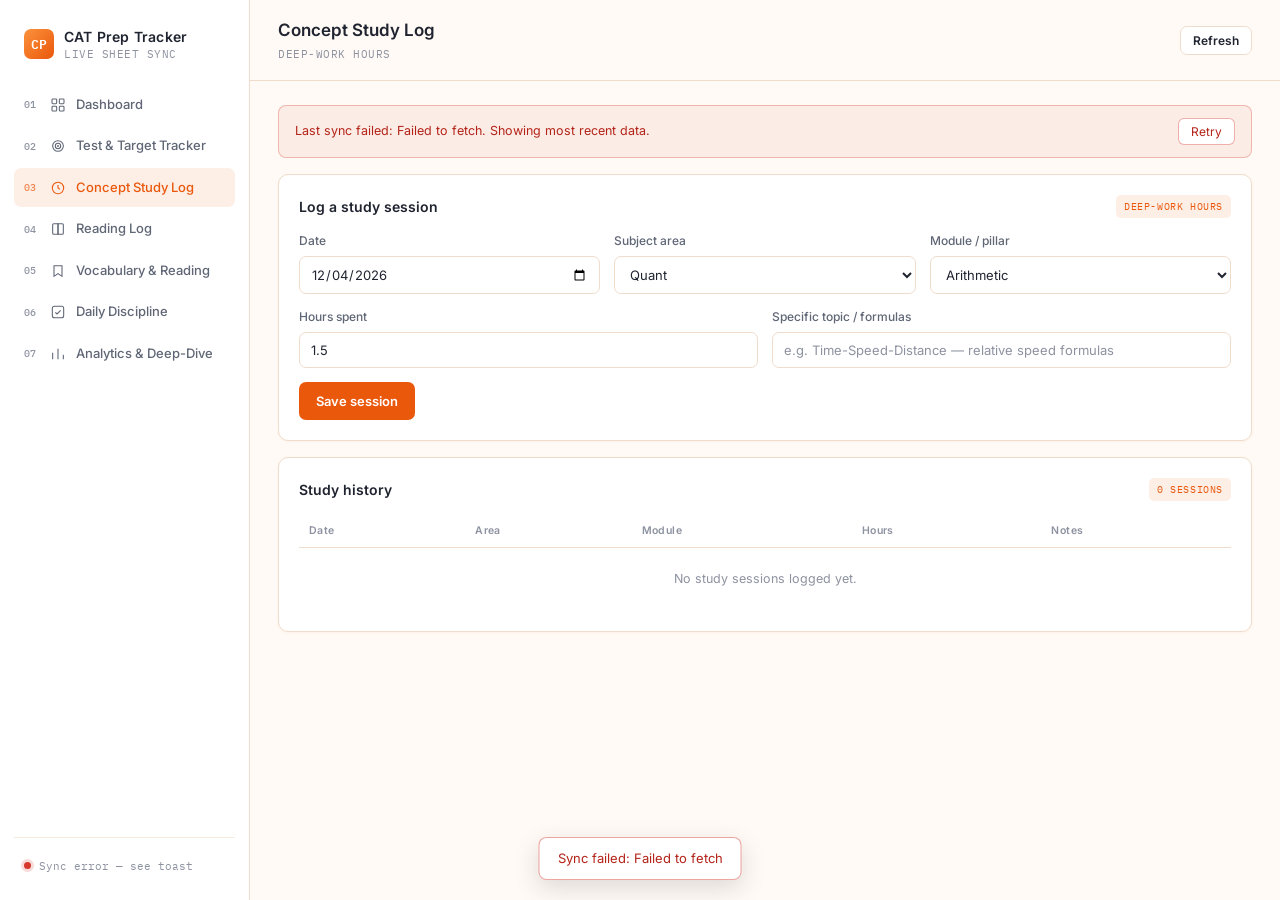
<file: concept-log.html>
<!DOCTYPE html>
<html lang="en">
<head>
<meta charset="UTF-8">
<meta name="viewport" content="width=device-width, initial-scale=1.0">
<title>Concept Study Log — CAT Prep Tracker</title>
<link rel="stylesheet" href="styles.css">
</head>
<body>

<div id="gate">
  <div class="gate-card">
    <h2>Not configured yet</h2>
    <p>Set <code>CONFIG.API_URL</code> in <code>script.js</code> to your deployed Google Apps Script Web App URL (ending in <code>/exec</code>), then reload this page.</p>
  </div>
</div>

<div id="appShell">
  <div class="app-flex">
    <aside id="sidebar">
      <div class="brand">
        <div class="mark">CP</div>
        <div>
          <div class="name">CAT Prep Tracker</div>
          <div class="sub">LIVE SHEET SYNC</div>
        </div>
      </div>
      <nav id="navlist"></nav>
      <div class="sidebar-foot">
        <div class="sync-row"><span class="dot" id="liveDot"></span><span id="syncStatus">Not synced yet</span></div>
      </div>
    </aside>

    <div id="backdrop"></div>

    <div class="main">
      <div class="topbar">
        <button id="menuBtn" aria-label="Toggle menu">
          <svg width="18" height="18" viewBox="0 0 24 24" fill="none" stroke="currentColor" stroke-width="1.8"><path d="M4 6h16M4 12h16M4 18h16"/></svg>
        </button>
        <div class="titles">
          <h1 id="pageTitle">Concept Study Log</h1>
          <div class="sub" id="pageSub">DEEP-WORK HOURS</div>
        </div>
        <div class="topbar-actions">
          <button class="btn btn-ghost btn-sm" id="refreshBtn">Refresh</button>
        </div>
      </div>
      <div id="content"></div>
    </div>
  </div>
</div>

<div class="toast" id="toast"><span id="toastMsg"></span></div>

<script src="script.js"></script>
<script>
const STUDY_MODULES = {
  Quant:['Arithmetic','Number Theory','Algebra','Modern Maths','Geometry & Mensuration'],
  VARC:['Reading Comprehension','Verbal Reasoning','Vocabulary'],
  DILR:['Data Interpretation','Logical Reasoning','Games & Tournaments'],
};

function rowStudy(r){ return `<tr><td>${fmtDate(r.date)}</td><td>${r.area}</td><td>${r.module}</td><td class="num">${r.hours}</td><td style="white-space:normal;max-width:280px;">${escapeHtml(r.notes)||'—'}</td></tr>`; }

function renderPage(){
  let banner = '';
  if(syncError) banner = `<div class="err-banner"><span>Last sync failed: ${escapeHtml(syncError)}. Showing most recent data.</span><button onclick="refreshAll(true)">Retry</button></div>`;

  document.getElementById('content').innerHTML = banner + `
    <div class="card">
      <div class="card-h"><h3>Log a study session</h3><span class="tag">DEEP-WORK HOURS</span></div>
      <form id="studyForm">
        <div class="grid3">
          <div class="field"><label class="field-label">Date</label><input type="date" id="st_date" value="${todayISO()}"></div>
          <div class="field"><label class="field-label">Subject area</label><select id="st_area">${Object.keys(STUDY_MODULES).map(a=>`<option value="${a}">${a}</option>`).join('')}</select></div>
          <div class="field"><label class="field-label">Module / pillar</label><select id="st_module"></select></div>
        </div>
        <div class="grid2">
          <div class="field"><label class="field-label">Hours spent</label><input type="number" id="st_hours" min="0" step="0.25" value="1.5" placeholder="e.g. 2.5"></div>
          <div class="field"><label class="field-label">Specific topic / formulas</label><input type="text" id="st_notes" placeholder="e.g. Time-Speed-Distance — relative speed formulas"></div>
        </div>
        <button type="submit" class="btn btn-gold" id="studySubmitBtn">Save session</button>
      </form>
    </div>
    <div class="card">
      <div class="card-h"><h3>Study history</h3><span class="tag">${DATA.study.length} SESSIONS</span></div>
      <div class="table-scroll"><table><thead><tr><th>Date</th><th>Area</th><th>Module</th><th>Hours</th><th>Notes</th></tr></thead>
      <tbody>${DATA.study.length? [...DATA.study].sort((a,b)=>b.date.localeCompare(a.date)).map(rowStudy).join('') : `<tr><td colspan="5" class="empty">No study sessions logged yet.</td></tr>`}</tbody></table></div>
    </div>`;

  const areaSel = document.getElementById('st_area');
  function fillModules(){ document.getElementById('st_module').innerHTML = STUDY_MODULES[areaSel.value].map(m=>`<option value="${m}">${m}</option>`).join(''); }
  areaSel.addEventListener('change', fillModules); fillModules();

  document.getElementById('studyForm').addEventListener('submit', async (e)=>{
    e.preventDefault();
    const hours = Number(document.getElementById('st_hours').value||0);
    if(hours<=0){ toast('Enter hours spent', true); return; }
    const payload = { targetSheet:'Concept_Study_Log', date:document.getElementById('st_date').value||todayISO(), area:areaSel.value, module:document.getElementById('st_module').value, hours, notes:document.getElementById('st_notes').value.trim() };
    await saveWithDuplicateCheck(payload, findDuplicateStudy, describeStudy, 'Study session saved to Sheet', document.getElementById('studySubmitBtn'));
  });
}
window.renderPage = renderPage;

document.addEventListener('DOMContentLoaded', ()=>{ bootPage(); });
</script>
</body>
</html>
</file>
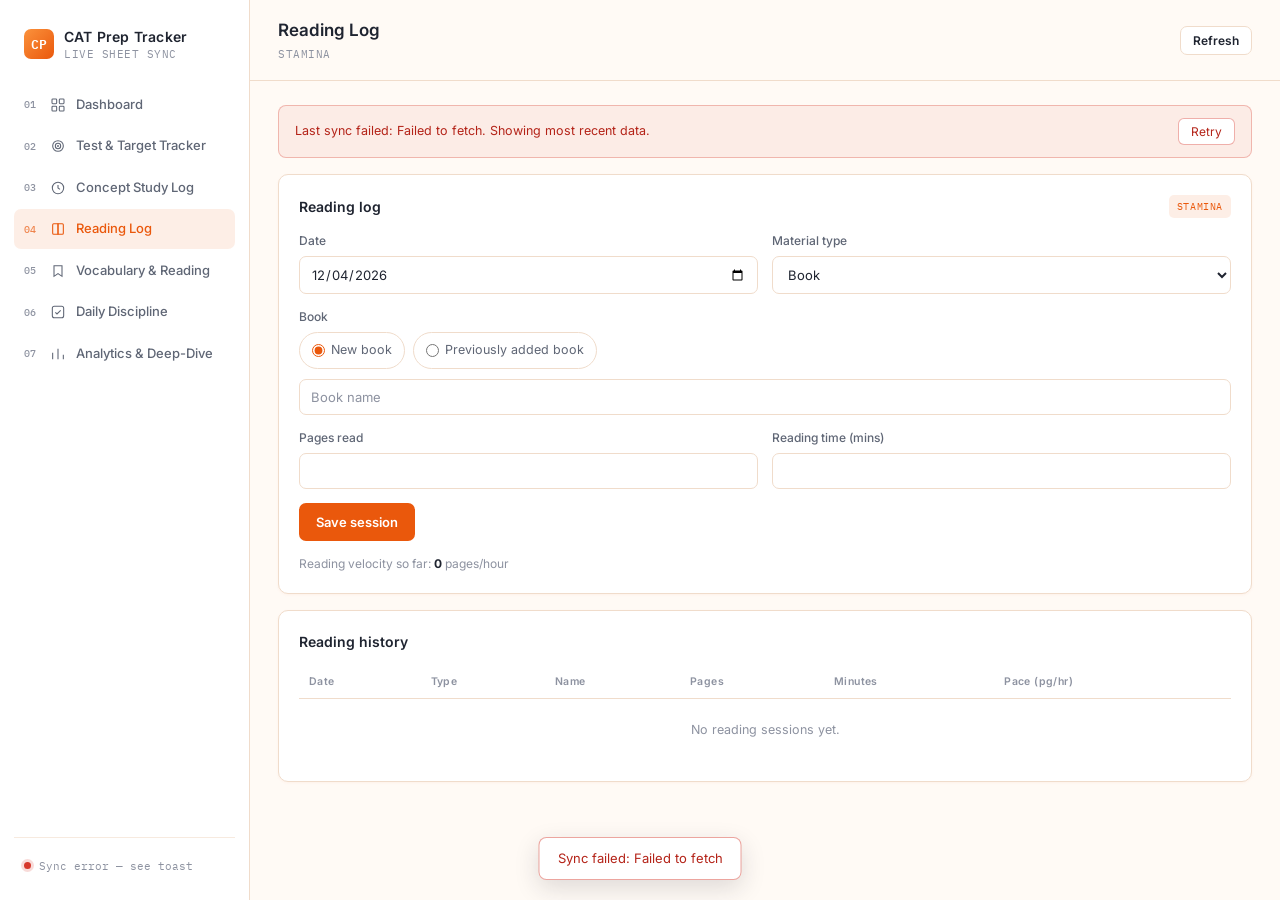
<file: reading-log.html>
<!DOCTYPE html>
<html lang="en">
<head>
<meta charset="UTF-8">
<meta name="viewport" content="width=device-width, initial-scale=1.0">
<title>Reading Log — CAT Prep Tracker</title>
<link rel="stylesheet" href="styles.css">
</head>
<body>

<div id="gate">
  <div class="gate-card">
    <h2>Not configured yet</h2>
    <p>Set <code>CONFIG.API_URL</code> in <code>script.js</code> to your deployed Google Apps Script Web App URL (ending in <code>/exec</code>), then reload this page.</p>
  </div>
</div>

<div id="appShell">
  <div class="app-flex">
    <aside id="sidebar">
      <div class="brand">
        <div class="mark">CP</div>
        <div>
          <div class="name">CAT Prep Tracker</div>
          <div class="sub">LIVE SHEET SYNC</div>
        </div>
      </div>
      <nav id="navlist"></nav>
      <div class="sidebar-foot">
        <div class="sync-row"><span class="dot" id="liveDot"></span><span id="syncStatus">Not synced yet</span></div>
      </div>
    </aside>

    <div id="backdrop"></div>

    <div class="main">
      <div class="topbar">
        <button id="menuBtn" aria-label="Toggle menu">
          <svg width="18" height="18" viewBox="0 0 24 24" fill="none" stroke="currentColor" stroke-width="1.8"><path d="M4 6h16M4 12h16M4 18h16"/></svg>
        </button>
        <div class="titles">
          <h1 id="pageTitle">Reading Log</h1>
          <div class="sub" id="pageSub">STAMINA</div>
        </div>
        <div class="topbar-actions">
          <button class="btn btn-ghost btn-sm" id="refreshBtn">Refresh</button>
        </div>
      </div>
      <div id="content"></div>
    </div>
  </div>
</div>

<div class="toast" id="toast"><span id="toastMsg"></span></div>

<script src="script.js"></script>
<script>
function renderPage(){
  const totalPages = DATA.reading.reduce((s,r)=>s+Number(r.pages||0),0);
  const totalMins = DATA.reading.reduce((s,r)=>s+Number(r.minutes||0),0);
  const velocity = totalMins>0 ? round1((totalPages/totalMins)*60) : 0;

  let banner = '';
  if(syncError) banner = `<div class="err-banner"><span>Last sync failed: ${escapeHtml(syncError)}. Showing most recent data.</span><button onclick="refreshAll(true)">Retry</button></div>`;

  document.getElementById('content').innerHTML = banner + `
    <div class="card">
      <div class="card-h"><h3>Reading log</h3><span class="tag">STAMINA</span></div>
      <form id="readForm">
        <div class="grid2">
          <div class="field"><label class="field-label">Date</label><input type="date" id="rd_date" value="${todayISO()}"></div>
          <div class="field"><label class="field-label">Material type</label><select id="rd_type"><option value="Book">Book</option><option value="Newspaper">Newspaper</option></select></div>
        </div>
        <div id="rd_bookWrap">
          <div class="field">
            <label class="field-label">Book</label>
            <div class="chip-row" style="margin-bottom:10px;">
              <label class="chip"><input type="radio" name="rd_bookMode" value="new" checked> New book</label>
              <label class="chip"><input type="radio" name="rd_bookMode" value="old"> Previously added book</label>
            </div>
            <input type="text" id="rd_bookNameNew" placeholder="Book name">
            <select id="rd_bookNameOld" style="display:none;"></select>
          </div>
        </div>
        <div id="rd_paperWrap" style="display:none;">
          <div class="field"><label class="field-label">Newspaper name</label><input type="text" id="rd_paperName" placeholder="e.g. The Hindu"></div>
        </div>
        <div class="grid2">
          <div class="field" id="rd_pagesField"><label class="field-label">Pages read</label><input type="number" id="rd_pages" min="0"></div>
          <div class="field"><label class="field-label">Reading time (mins)</label><input type="number" id="rd_minutes" min="0" step="0.5"></div>
        </div>
        <button type="submit" class="btn btn-gold" id="readSubmitBtn">Save session</button>
      </form>
      <div class="hint" style="margin-top:14px;">Reading velocity so far: <strong class="num" style="color:var(--text)">${velocity}</strong> pages/hour</div>
    </div>
    <div class="card">
      <div class="card-h"><h3>Reading history</h3></div>
      <div class="table-scroll"><table><thead><tr><th>Date</th><th>Type</th><th>Name</th><th>Pages</th><th>Minutes</th><th>Pace (pg/hr)</th></tr></thead>
      <tbody>${DATA.reading.length? [...DATA.reading].sort((a,b)=>b.date.localeCompare(a.date)).map(r=>`<tr><td>${fmtDate(r.date)}</td><td><span class="tag-pill">${r.materialType||'—'}</span></td><td style="white-space:normal;max-width:220px;">${escapeHtml(r.materialName)||'—'}</td><td class="num">${r.pages||0}</td><td class="num">${r.minutes}</td><td class="num">${r.minutes>0 && r.pages>0 ?round1((r.pages/r.minutes)*60):0}</td></tr>`).join('') : `<tr><td colspan="6" class="empty">No reading sessions yet.</td></tr>`}</tbody></table></div>
    </div>`;

  const typeSel = document.getElementById('rd_type');
  const bookWrap = document.getElementById('rd_bookWrap');
  const paperWrap = document.getElementById('rd_paperWrap');
  const pagesField = document.getElementById('rd_pagesField');
  const bookNameNew = document.getElementById('rd_bookNameNew');
  const bookNameOld = document.getElementById('rd_bookNameOld');

  function knownBooks(){
    return [...new Set(DATA.reading.filter(r=>r.materialType==='Book' && r.materialName).map(r=>r.materialName))];
  }
  bookNameOld.innerHTML = knownBooks().length
    ? knownBooks().map(b=>`<option value="${escapeHtml(b)}">${escapeHtml(b)}</option>`).join('')
    : `<option value="">No previous books yet — add one as new</option>`;

  function toggleType(){
    const isBook = typeSel.value==='Book';
    bookWrap.style.display = isBook ? 'block' : 'none';
    paperWrap.style.display = isBook ? 'none' : 'block';
    pagesField.style.display = isBook ? 'block' : 'none';
  }
  typeSel.addEventListener('change', toggleType); toggleType();

  function toggleBookMode(){
    const mode = document.querySelector('input[name="rd_bookMode"]:checked').value;
    bookNameNew.style.display = mode==='new' ? 'block' : 'none';
    bookNameOld.style.display = mode==='old' ? 'block' : 'none';
  }
  document.querySelectorAll('input[name="rd_bookMode"]').forEach(r=>r.addEventListener('change', toggleBookMode));
  toggleBookMode();

  document.getElementById('readForm').addEventListener('submit', async (e)=>{
    e.preventDefault();
    const isBook = typeSel.value==='Book';
    let materialName = '';
    if(isBook){
      const mode = document.querySelector('input[name="rd_bookMode"]:checked').value;
      materialName = mode==='new' ? bookNameNew.value.trim() : bookNameOld.value;
      if(!materialName){ toast('Enter or select a book name', true); return; }
    } else {
      materialName = document.getElementById('rd_paperName').value.trim();
      if(!materialName){ toast('Enter the newspaper name', true); return; }
    }
    const pages = isBook ? Number(document.getElementById('rd_pages').value||0) : 0;
    const minutes = Number(document.getElementById('rd_minutes').value||0);
    if(minutes<=0){ toast('Enter time spent reading', true); return; }
    const payload = { targetSheet:'Reading_And_Vocab', date:document.getElementById('rd_date').value||todayISO(), materialType: typeSel.value, materialName, pages, minutes };
    await saveWithDuplicateCheck(payload, findDuplicateReading, describeReading, 'Reading session saved to Sheet', document.getElementById('readSubmitBtn'));
  });
}
window.renderPage = renderPage;

document.addEventListener('DOMContentLoaded', ()=>{ bootPage(); });
</script>
</body>
</html>
</file>
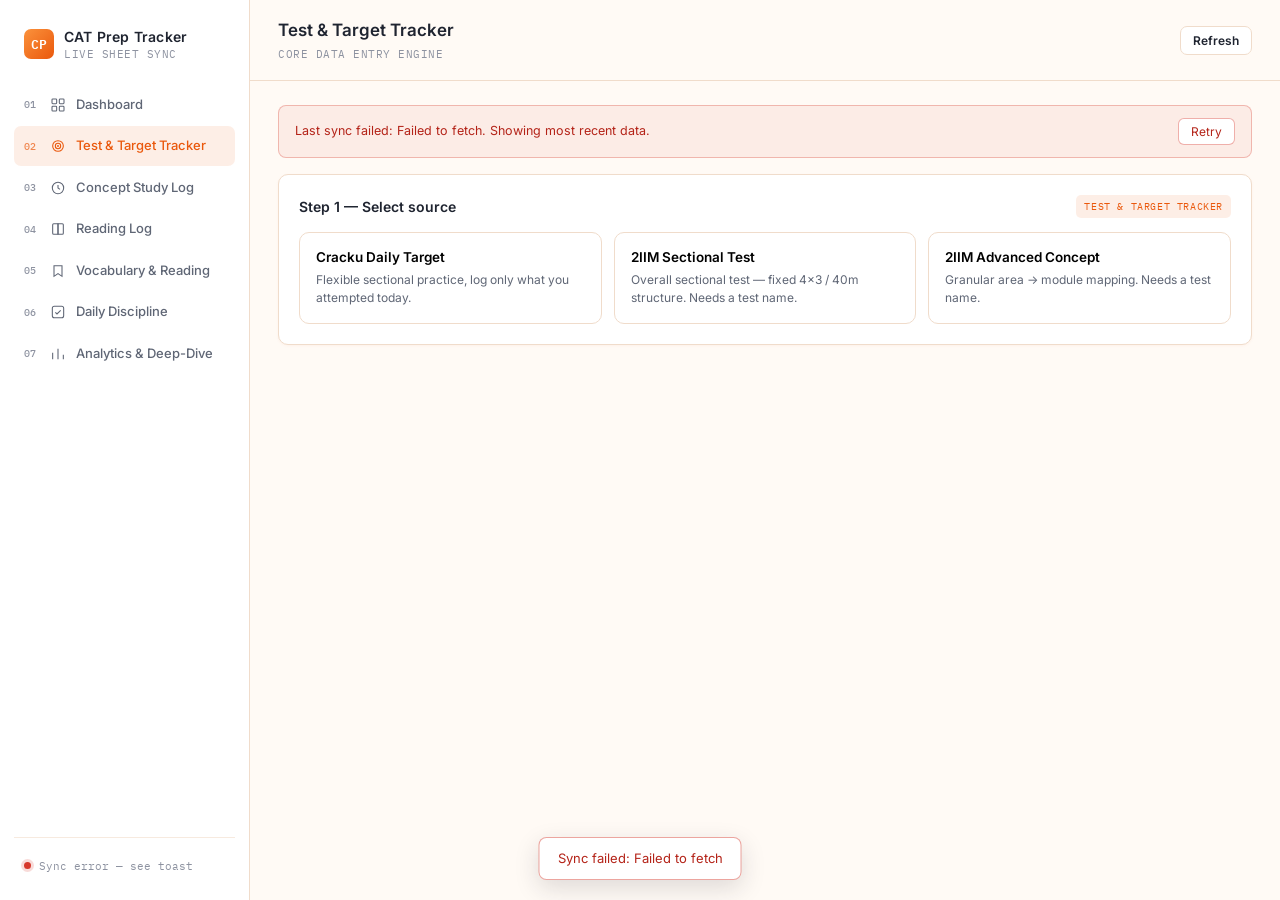
<file: test-log.html>
<!DOCTYPE html>
<html lang="en">
<head>
<meta charset="UTF-8">
<meta name="viewport" content="width=device-width, initial-scale=1.0">
<title>Test & Target Tracker — CAT Prep Tracker</title>
<link rel="stylesheet" href="styles.css">
</head>
<body>

<div id="gate">
  <div class="gate-card">
    <h2>Not configured yet</h2>
    <p>Set <code>CONFIG.API_URL</code> in <code>script.js</code> to your deployed Google Apps Script Web App URL (ending in <code>/exec</code>), then reload this page.</p>
  </div>
</div>

<div id="appShell">
  <div class="app-flex">
    <aside id="sidebar">
      <div class="brand">
        <div class="mark">CP</div>
        <div>
          <div class="name">CAT Prep Tracker</div>
          <div class="sub">LIVE SHEET SYNC</div>
        </div>
      </div>
      <nav id="navlist"></nav>
      <div class="sidebar-foot">
        <div class="sync-row"><span class="dot" id="liveDot"></span><span id="syncStatus">Not synced yet</span></div>
      </div>
    </aside>

    <div id="backdrop"></div>

    <div class="main">
      <div class="topbar">
        <button id="menuBtn" aria-label="Toggle menu">
          <svg width="18" height="18" viewBox="0 0 24 24" fill="none" stroke="currentColor" stroke-width="1.8"><path d="M4 6h16M4 12h16M4 18h16"/></svg>
        </button>
        <div class="titles">
          <h1 id="pageTitle">Test &amp; Target Tracker</h1>
          <div class="sub" id="pageSub">CORE DATA ENTRY ENGINE</div>
        </div>
        <div class="topbar-actions">
          <button class="btn btn-ghost btn-sm" id="refreshBtn">Refresh</button>
        </div>
      </div>
      <div id="content"></div>
    </div>
  </div>
</div>

<div class="toast" id="toast"><span id="toastMsg"></span></div>

<script src="script.js"></script>
<script>
/* =====================================================================
   Source-specific config
===================================================================== */
const CRACKU_TOPICS = {
  VARC:['RC', 'NON-RC'],
  Quant:['Arithmetic','Number Theory','Algebra','Modern Maths','Geometry & Mensuration','Others'],
  DILR:['Data Interpretation Sets','Logical Reasoning Sets','Games & Tournaments','Others'],
};
const IIM_ADVANCED_MAP = {
  Quant:['Arithmetic — Advanced','Algebra — Advanced','Number Theory — Advanced','Geometry — Advanced','Modern Maths — Advanced'],
  VARC:['RC — Advanced Inference','Verbal Ability — Advanced'],
  DILR:['DI Sets — Advanced','LR Sets — Advanced'],
};

function freshTrackerState(){
  return {
    source: null, craSections: {VARC:false, DILR:false, Quant:false},
    craTopic: {}, craCustomTopic: {}, craDuration: {VARC:15, DILR:20, Quant:20}, craScores: {}, iimArea: 'Quant',
  };
}
let trackerState = freshTrackerState();

// Each Cracku section gets its own scoring — no universal block copied to every section.
function craScoreFor(sec){
  if(!trackerState.craScores[sec]) trackerState.craScores[sec] = {total:0, answered:0, unanswered:0, correct:0, incorrect:0, marksPerCorrect:3, penaltyPerIncorrect:1, finalScore:0};
  return trackerState.craScores[sec];
}

/* =====================================================================
   RENDER
===================================================================== */
function renderPage(){
  let banner = '';
  if(syncError) banner = `<div class="err-banner"><span>Last sync failed: ${escapeHtml(syncError)}. Showing most recent data.</span><button onclick="refreshAll(true)">Retry</button></div>`;
  document.getElementById('content').innerHTML = banner + `
  <div class="card">
    <div class="card-h"><h3>Step 1 — Select source</h3><span class="tag">TEST &amp; TARGET TRACKER</span></div>
    <div class="source-cards" id="sourceCards">
      ${sourceCard('cracku','Cracku Daily Target','Flexible sectional practice, log only what you attempted today.')}
      ${sourceCard('iim_sectional','2IIM Sectional Test','Overall sectional test — fixed 4×3 / 40m structure. Needs a test name.')}
      ${sourceCard('iim_advanced','2IIM Advanced Concept','Granular area → module mapping. Needs a test name.')}
    </div>
  </div>
  <div class="card" id="stepArea" style="display:none;"></div>`;
  initSourceCards();
  if(trackerState.source) renderStepArea();
}
window.renderPage = renderPage;

function sourceCard(id,title,desc){
  return `<button type="button" class="source-card ${trackerState.source===id?'active':''}" data-src="${id}"><div class="t">${title}</div><div class="d">${desc}</div></button>`;
}
function initSourceCards(){
  document.querySelectorAll('#sourceCards .source-card').forEach(el=>{
    el.addEventListener('click',()=>{
      trackerState.source = el.dataset.src;
      document.querySelectorAll('#sourceCards .source-card').forEach(c=>c.classList.remove('active'));
      el.classList.add('active');
      renderStepArea();
    });
  });
}
function renderStepArea(){
  const wrap = document.getElementById('stepArea');
  wrap.style.display = 'block';
  const s = trackerState.source;
  const stepsTrack = `
    <div class="steps-track">
      <div class="step-dot on"><span class="circ">1</span> Source</div><div class="step-line"></div>
      <div class="step-dot on"><span class="circ">2</span> Details</div><div class="step-line"></div>
      <div class="step-dot on"><span class="circ">3</span> Score</div>
    </div>`;
  let sub = '';
  if(s==='cracku') sub = craSubForm(); // per-section scoring is built into this
  else if(s==='iim_sectional') sub = iimSectionalForm() + scoringBlock();
  else if(s==='iim_advanced') sub = iimAdvancedForm() + scoringBlock();
  wrap.innerHTML = `
    <div class="card-h"><h3>Step 2 &amp; 3 — Details and scoring</h3><span class="tag">${s.toUpperCase()}</span></div>
    ${stepsTrack}
    <form id="trackerForm">${sub}
      <div style="margin-top:18px;display:flex;gap:10px;">
        <button type="submit" class="btn btn-gold" id="trackerSubmitBtn">Save entry</button>
        <button type="button" id="cancelEntry" class="btn btn-ghost">Reset</button>
      </div>
    </form>`;
  bindDynamicForm();
}
function craSubForm(){
  const sections = ['VARC','DILR','Quant'];
  return `
    <div class="field">
      <label class="field-label">Which sections did you attempt today?</label>
      <div class="chip-row" id="craSectionChips">
        ${sections.map(sec=>`<label class="chip ${trackerState.craSections[sec]?'checked':''}" data-sec="${sec}"><input type="checkbox" ${trackerState.craSections[sec]?'checked':''} data-sec-cb="${sec}"> ${sec}</label>`).join('')}
      </div>
      <div class="hint">Only check what you actually completed — no mandatory placeholders. Cracku practice isn't a single named test, so no name field here.</div>
    </div>
    <div id="craPerSection">${craPerSectionBlocks()}</div>
    <div class="field"><label class="field-label">Date</label><input type="date" id="craDate" value="${todayISO()}"></div>`;
}
function craPerSectionBlocks(){
  return Object.keys(trackerState.craSections).filter(s=>trackerState.craSections[s]).map(sec=>{
    const topics = CRACKU_TOPICS[sec];
    const customVisible = trackerState.craTopic[sec]==='Others';
    const sv = craScoreFor(sec);
    return `
      <div class="sec-score-card">
        <div class="sec-score-head">${sec} — its own topic, timing &amp; scoring</div>
        <div class="grid3" style="margin-bottom:10px;">
          <div class="field" style="margin-bottom:0;">
            <label class="field-label">Topic / module</label>
            <select data-cra-topic="${sec}"><option value="">Select topic</option>${topics.map(t=>`<option value="${t}" ${trackerState.craTopic[sec]===t?'selected':''}>${t}</option>`).join('')}</select>
            ${customVisible?`<input type="text" placeholder="Custom topic" style="margin-top:8px;" data-cra-custom="${sec}" value="${trackerState.craCustomTopic[sec]||''}">`:''}
          </div>
          <div class="field" style="margin-bottom:0;"><label class="field-label">Duration (mins)</label><input type="number" min="0" step="0.5" data-cra-dur="${sec}" value="${trackerState.craDuration[sec]}"></div>
        </div>
        <div class="grid5">
          <div class="field" style="margin-bottom:0;"><label class="field-label">Total Qs</label><input type="number" min="0" data-cra-score="${sec}:total" value="${sv.total||''}"></div>
          <div class="field" style="margin-bottom:0;"><label class="field-label">Answered</label><input type="number" min="0" data-cra-score="${sec}:answered" value="${sv.answered||''}"></div>
          <div class="field" style="margin-bottom:0;"><label class="field-label">Unanswered</label><input type="number" min="0" data-cra-score="${sec}:unanswered" value="${sv.unanswered||''}"></div>
          <div class="field" style="margin-bottom:0;"><label class="field-label">Correct</label><input type="number" min="0" data-cra-score="${sec}:correct" value="${sv.correct||''}"></div>
          <div class="field" style="margin-bottom:0;"><label class="field-label">Incorrect</label><input type="number" min="0" data-cra-score="${sec}:incorrect" value="${sv.incorrect||''}"></div>
        </div>
        <div class="grid2" style="margin-top:12px;">
          <div class="field" style="margin-bottom:0;"><label class="field-label">Marks per correct <span style="color:var(--faint);">(reference only)</span></label><input type="number" step="0.5" data-cra-score="${sec}:marksPerCorrect" value="${sv.marksPerCorrect}"></div>
          <div class="field" style="margin-bottom:0;"><label class="field-label">Penalty per incorrect <span style="color:var(--faint);">(reference only)</span></label><input type="number" step="0.25" data-cra-score="${sec}:penaltyPerIncorrect" value="${sv.penaltyPerIncorrect}"></div>
        </div>
        <div class="validation-msg" id="craValidation_${sec}"></div>
        <div class="grid2" style="margin-top:12px;">
          <div class="field" style="margin-bottom:0;"><label class="field-label">Final score (manual entry — negative allowed)</label><input type="number" step="0.01" data-cra-score="${sec}:finalScore" value="${sv.finalScore ?? 0}" placeholder="e.g. -2 or 18"></div>
          <div class="field" style="margin-bottom:0;display:flex;flex-direction:column;justify-content:flex-end;"><label class="field-label">Accuracy</label><div class="v" id="craAcc_${sec}" style="font-family:var(--font-mono);font-size:20px;font-weight:600;">0%</div></div>
        </div>
      </div>`;
  }).join('') || `<div class="hint" style="margin-bottom:10px;">Select at least one section above to continue.</div>`;
}
function updateCraSectionCalc(sec){
  const sv = craScoreFor(sec);
  const acc = sv.answered>0 ? round1((sv.correct/sv.answered)*100) : 0;
  const accEl = document.getElementById('craAcc_'+sec);
  if(accEl){ accEl.textContent = acc+'%'; }
  const msgEl = document.getElementById('craValidation_'+sec);
  if(!msgEl) return;
  let msgs = [];
  if(sv.total>0 && (sv.answered+sv.unanswered)!==sv.total) msgs.push(`Answered + Unanswered (${sv.answered+sv.unanswered}) ≠ Total (${sv.total})`);
  if(sv.answered>0 && (sv.correct+sv.incorrect)!==sv.answered) msgs.push(`Correct + Incorrect (${sv.correct+sv.incorrect}) ≠ Answered (${sv.answered})`);
  if(msgs.length){ msgEl.textContent = '⚠ '+msgs.join('  ·  '); msgEl.className='validation-msg err'; }
  else if(sv.total>0){ msgEl.textContent = '✓ Question breakdown checks out'; msgEl.className='validation-msg ok'; }
  else { msgEl.textContent=''; }
}
function iimSectionalForm(){
  return `
    <div class="card" style="background:var(--bg);border-style:dashed;margin-bottom:16px;">
      <strong style="font-size:13px;">Structure locked:</strong> <span style="color:var(--muted);font-size:13px;"> 4 sections × 3 areas / 40 minutes overall sectional format.</span>
    </div>
    <div class="field"><label class="field-label">Test name</label><input type="text" id="iimSecName" placeholder="e.g. 2IIM SecTest 14 — VARC"></div>
    <div class="grid3">
      <div class="field"><label class="field-label">Primary area tested</label><select id="iimSecArea"><option value="VARC">VARC</option><option value="DILR">DILR</option><option value="Quant">Quant</option></select></div>
      <div class="field"><label class="field-label">Duration (mins)</label><input type="number" id="iimSecDuration" value="40" min="0" step="0.5"></div>
      <div class="field"><label class="field-label">Date</label><input type="date" id="iimSecDate" value="${todayISO()}"></div>
    </div>`;
}
function iimAdvancedForm(){
  const area = trackerState.iimArea;
  const modules = IIM_ADVANCED_MAP[area];
  return `
    <div class="field"><label class="field-label">Test name</label><input type="text" id="iimAdvName" placeholder="e.g. 2IIM Advanced Quant — Set 3"></div>
    <div class="grid3">
      <div class="field"><label class="field-label">Broad area</label><select id="iimAdvArea">${Object.keys(IIM_ADVANCED_MAP).map(a=>`<option value="${a}" ${area===a?'selected':''}>${a}</option>`).join('')}</select></div>
      <div class="field"><label class="field-label">Specific module</label><select id="iimAdvModule">${modules.map(m=>`<option value="${m}">${m}</option>`).join('')}</select></div>
      <div class="field"><label class="field-label">Duration (mins)</label><input type="number" id="iimAdvDuration" value="35" min="0" step="0.5"></div>
    </div>
    <div class="field" style="max-width:220px;"><label class="field-label">Date</label><input type="date" id="iimAdvDate" value="${todayISO()}"></div>`;
}
function scoringBlock(){
  return `
    <div class="card-h" style="margin-top:8px;"><h3>Universal scoring &amp; question breakdown</h3></div>
    <div class="grid5">
      <div class="field"><label class="field-label">Total questions</label><input type="number" id="q_total" min="0"></div>
      <div class="field"><label class="field-label">Answered</label><input type="number" id="q_answered" min="0"></div>
      <div class="field"><label class="field-label">Unanswered</label><input type="number" id="q_unanswered" min="0"></div>
      <div class="field"><label class="field-label">Correct</label><input type="number" id="q_correct" min="0"></div>
      <div class="field"><label class="field-label">Incorrect</label><input type="number" id="q_incorrect" min="0"></div>
    </div>
    <div class="grid2">
      <div class="field"><label class="field-label">Marks per correct <span style="color:var(--faint);">(reference only)</span></label><input type="number" id="marks_correct" value="3" step="0.5"></div>
      <div class="field"><label class="field-label">Penalty per incorrect <span style="color:var(--faint);">(reference only)</span></label><input type="number" id="penalty_incorrect" value="1" step="0.25"></div>
    </div>
    <div id="validationMsg" class="validation-msg"></div>
    <div class="grid2">
      <div class="field"><label class="field-label">Final score (manual entry — negative allowed)</label><input type="number" id="finalScore" step="0.01" value="0" placeholder="e.g. -2 or 18"></div>
      <div class="field" style="display:flex;flex-direction:column;justify-content:flex-end;"><label class="field-label">Accuracy</label><div class="v" id="calcAcc" style="font-family:var(--font-mono);font-size:20px;font-weight:600;">0%</div></div>
    </div>`;
}
function bindDynamicForm(){
  document.querySelectorAll('[data-sec-cb]').forEach(cb=>cb.addEventListener('change',()=>{ trackerState.craSections[cb.dataset.secCb] = cb.checked; renderStepArea(); }));
  document.querySelectorAll('[data-cra-topic]').forEach(sel=>sel.addEventListener('change',()=>{ trackerState.craTopic[sel.dataset.craTopic] = sel.value; renderStepArea(); }));
  document.querySelectorAll('[data-cra-custom]').forEach(inp=>inp.addEventListener('input',()=>{ trackerState.craCustomTopic[inp.dataset.craCustom] = inp.value; }));
  document.querySelectorAll('[data-cra-dur]').forEach(inp=>inp.addEventListener('input',()=>{ trackerState.craDuration[inp.dataset.craDur] = Number(inp.value); }));
  document.querySelectorAll('[data-cra-score]').forEach(inp=>{
    inp.addEventListener('input', ()=>{
      const [sec, field] = inp.dataset.craScore.split(':');
      craScoreFor(sec)[field] = Number(inp.value)||0;
      updateCraSectionCalc(sec);
    });
  });
  const iimAdvArea = document.getElementById('iimAdvArea');
  if(iimAdvArea) iimAdvArea.addEventListener('change',()=>{ trackerState.iimArea = iimAdvArea.value; renderStepArea(); });
  ['q_total','q_answered','q_unanswered','q_correct','q_incorrect','marks_correct','penalty_incorrect','finalScore'].forEach(id=>{
    const el = document.getElementById(id); if(el) el.addEventListener('input', updateCalc);
  });
  updateCalc();
  if(trackerState.source==='cracku'){
    Object.keys(trackerState.craSections).filter(k=>trackerState.craSections[k]).forEach(updateCraSectionCalc);
  }
  document.getElementById('cancelEntry').addEventListener('click',()=>{
    trackerState = { ...freshTrackerState(), source: trackerState.source };
    renderStepArea();
  });
  document.getElementById('trackerForm').addEventListener('submit', onSubmitTracker);
}
function updateCalc(){
  const total = Number(document.getElementById('q_total')?.value||0);
  const answered = Number(document.getElementById('q_answered')?.value||0);
  const unanswered = Number(document.getElementById('q_unanswered')?.value||0);
  const correct = Number(document.getElementById('q_correct')?.value||0);
  const incorrect = Number(document.getElementById('q_incorrect')?.value||0);
  const acc = answered>0 ? round1((correct/answered)*100) : 0;
  const accEl = document.getElementById('calcAcc');
  if(accEl) accEl.textContent = acc+'%';
  const msgEl = document.getElementById('validationMsg');
  if(!msgEl) return;
  let msgs = [];
  if(total>0 && (answered+unanswered) !== total) msgs.push(`Answered + Unanswered (${answered+unanswered}) ≠ Total (${total})`);
  if(answered>0 && (correct+incorrect) !== answered) msgs.push(`Correct + Incorrect (${correct+incorrect}) ≠ Answered (${answered})`);
  if(msgs.length){ msgEl.textContent = '⚠ '+msgs.join('  ·  '); msgEl.className='validation-msg err'; }
  else if(total>0){ msgEl.textContent = '✓ Question breakdown checks out'; msgEl.className='validation-msg ok'; }
  else { msgEl.textContent=''; }
}
async function onSubmitTracker(e){
  e.preventDefault();
  const s = trackerState.source;
  let entriesToAdd = [];

  if(s==='cracku'){
    const activeSecs = Object.keys(trackerState.craSections).filter(k=>trackerState.craSections[k]);
    if(!activeSecs.length){ toast('Select at least one section', true); return; }
    const date = document.getElementById('craDate').value || todayISO();
    for(const sec of activeSecs){
      const sv = craScoreFor(sec);
      if(sv.total<=0){ toast(`Enter total questions for ${sec}`, true); return; }
      if((sv.answered+sv.unanswered)!==sv.total){ toast(`${sec}: Answered + Unanswered must equal Total`, true); return; }
      if((sv.correct+sv.incorrect)!==sv.answered){ toast(`${sec}: Correct + Incorrect must equal Answered`, true); return; }
    }
    activeSecs.forEach(sec=>{
      let topic = trackerState.craTopic[sec] || '';
      if(topic==='Others') topic = trackerState.craCustomTopic[sec] || 'Others (unspecified)';
      const sv = craScoreFor(sec);
      entriesToAdd.push({ targetSheet:'Test_And_Targets_Log', date, sourceType:'Cracku Daily Target', sourceLabel:'Cracku', testName:'', area: sec, topic: topic||'—', duration: trackerState.craDuration[sec]||0, totalQuestions: sv.total, answered: sv.answered, unanswered: sv.unanswered, correct: sv.correct, incorrect: sv.incorrect, marksPerCorrect: sv.marksPerCorrect, penaltyPerIncorrect: sv.penaltyPerIncorrect, netScore: Number(sv.finalScore)||0 });
    });
  } else if(s==='iim_sectional' || s==='iim_advanced'){
    const total = Number(document.getElementById('q_total').value||0);
    const answered = Number(document.getElementById('q_answered').value||0);
    const unanswered = Number(document.getElementById('q_unanswered').value||0);
    const correct = Number(document.getElementById('q_correct').value||0);
    const incorrect = Number(document.getElementById('q_incorrect').value||0);
    const mc = Number(document.getElementById('marks_correct').value||0);
    const pi = Number(document.getElementById('penalty_incorrect').value||0);
    const finalScore = Number(document.getElementById('finalScore').value||0);
    if(total>0 && (answered+unanswered)!==total){ toast('Fix: Answered + Unanswered must equal Total', true); return; }
    if(answered>0 && (correct+incorrect)!==answered){ toast('Fix: Correct + Incorrect must equal Answered', true); return; }
    if(total<=0){ toast('Enter total questions before saving', true); return; }

    if(s==='iim_sectional'){
      const testName = document.getElementById('iimSecName').value.trim();
      if(!testName){ toast('Enter a test name for this 2IIM Sectional Test', true); return; }
      const area = document.getElementById('iimSecArea').value;
      const date = document.getElementById('iimSecDate').value || todayISO();
      const duration = Number(document.getElementById('iimSecDuration').value||40);
      entriesToAdd.push({ targetSheet:'Test_And_Targets_Log', date, sourceType:'2IIM Sectional Test (4x3/40m)', sourceLabel:'2IIM Sectional', testName, area, topic:'Overall Sectional', duration, totalQuestions:total, answered, unanswered, correct, incorrect, marksPerCorrect: mc, penaltyPerIncorrect: pi, netScore: finalScore });
    } else {
      const testName = document.getElementById('iimAdvName').value.trim();
      if(!testName){ toast('Enter a test name for this 2IIM Advanced Concept Test', true); return; }
      const area = document.getElementById('iimAdvArea').value;
      const module = document.getElementById('iimAdvModule').value;
      const date = document.getElementById('iimAdvDate').value || todayISO();
      const duration = Number(document.getElementById('iimAdvDuration').value||35);
      entriesToAdd.push({ targetSheet:'Test_And_Targets_Log', date, sourceType:'2IIM Advanced Concept Test', sourceLabel:'2IIM Advanced', testName, area, topic: module, duration, totalQuestions:total, answered, unanswered, correct, incorrect, marksPerCorrect: mc, penaltyPerIncorrect: pi, netScore: finalScore });
    }
  } else { toast('Select a source first', true); return; }

  // Resolve duplicates one at a time (needs the user's input each time), then fire
  // the actual saves sequentially.
  for(const entry of entriesToAdd){
    const dup = findDuplicateTest(entry);
    if(dup){
      const choice = await askDuplicateChoice(`An entry already exists for ${describeTest(dup)}. Overwrite it, or add this as a separate new entry?`);
      if(choice === 'cancel'){ toast('Save cancelled'); return; }
      if(choice === 'overwrite'){ entry.action = 'update'; entry.rowId = dup._row; }
    }
  }

  const btn = document.getElementById('trackerSubmitBtn');
  btn.disabled = true; btn.innerHTML = '<span class="spinner"></span> Saving…';
  try{
    // Saved one at a time (not Promise.all) — multi-section Cracku submits used to
    // fire all rows in parallel, which could race on the sheet and overwrite each
    // other. The backend locks writes too, but sequential saves here keep it safe
    // and give a clear error pointing at exactly which section failed.
    for(const entry of entriesToAdd){ await apiPost(entry); }
    await refreshAll(false);
    toast(`Saved ${entriesToAdd.length} ${entriesToAdd.length>1?'entries':'entry'} to Sheet`);
    trackerState = freshTrackerState();
    renderPage();
  }catch(err){ toast('Could not save: ' + err.message, true); btn.disabled=false; btn.textContent='Save entry'; }
}

document.addEventListener('DOMContentLoaded', ()=>{ bootPage(); });
</script>
</body>
</html>
</file>
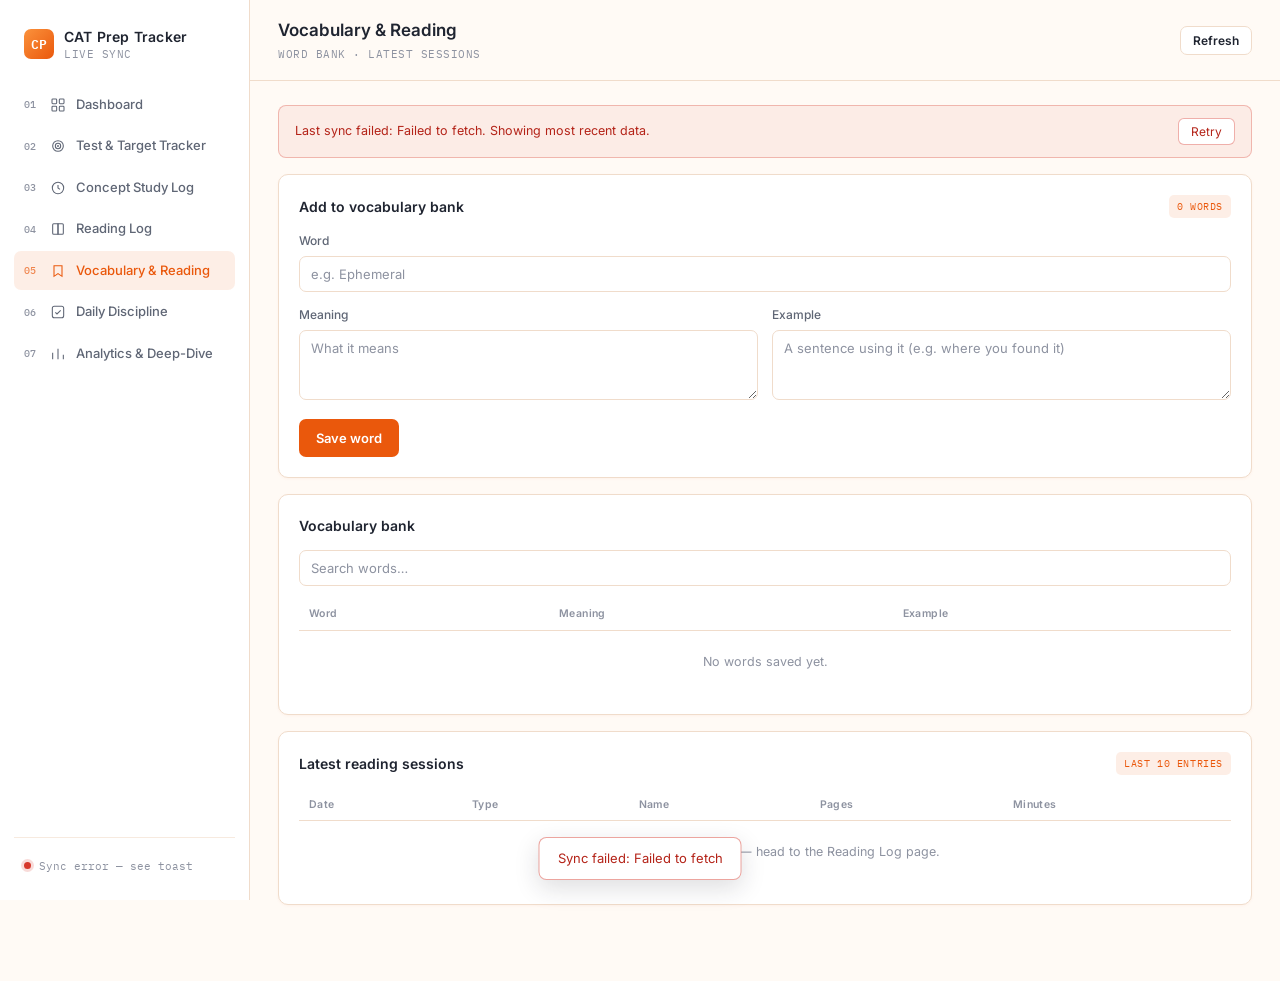
<file: vocab-reading.html>
<!DOCTYPE html>
<html lang="en">
<head>
<meta charset="UTF-8">
<meta name="viewport" content="width=device-width, initial-scale=1.0">
<title>Vocabulary &amp; Reading — CAT Prep Tracker</title>
<link rel="stylesheet" href="styles.css">
</head>
<body>

<div id="gate">
  <div class="gate-card">
    <h2>Not configured yet</h2>
    <p>Set <code>CONFIG.SUPABASE_URL</code> and <code>CONFIG.SUPABASE_ANON_KEY</code> in <code>script.js</code>, then reload this page.</p>
  </div>
</div>

<div id="appShell">
  <div class="app-flex">
    <aside id="sidebar">
      <div class="brand">
        <div class="mark">CP</div>
        <div>
          <div class="name">CAT Prep Tracker</div>
          <div class="sub">LIVE SYNC</div>
        </div>
      </div>
      <nav id="navlist"></nav>
      <div class="sidebar-foot">
        <div class="sync-row"><span class="dot" id="liveDot"></span><span id="syncStatus">Not synced yet</span></div>
      </div>
    </aside>

    <div id="backdrop"></div>

    <div class="main">
      <div class="topbar">
        <button id="menuBtn" aria-label="Toggle menu">
          <svg width="18" height="18" viewBox="0 0 24 24" fill="none" stroke="currentColor" stroke-width="1.8"><path d="M4 6h16M4 12h16M4 18h16"/></svg>
        </button>
        <div class="titles">
          <h1 id="pageTitle">Vocabulary &amp; Reading</h1>
          <div class="sub" id="pageSub">WORD BANK · LATEST SESSIONS</div>
        </div>
        <div class="topbar-actions">
          <button class="btn btn-ghost btn-sm" id="refreshBtn">Refresh</button>
        </div>
      </div>
      <div id="content"></div>
    </div>
  </div>
</div>

<div class="toast" id="toast"><span id="toastMsg"></span></div>

<script src="script.js"></script>
<script>
function vocabRows(list){
  if(!list.length) return `<tr><td colspan="3" class="empty">No words saved yet.</td></tr>`;
  return [...list].sort((a,b)=>b._row-a._row).map(v=>`<tr><td><strong>${escapeHtml(v.word)}</strong></td><td style="white-space:normal;max-width:320px;white-space:pre-line;">${escapeHtml(v.meaning)}</td><td style="white-space:normal;max-width:380px;white-space:pre-line;">${escapeHtml(v.example)}</td></tr>`).join('');
}
function latestReadingRows(){
  const latest = [...DATA.reading].sort((a,b)=>b.date.localeCompare(a.date)).slice(0,10);
  if(!latest.length) return `<tr><td colspan="5" class="empty">No reading sessions yet — head to the Reading Log page.</td></tr>`;
  return latest.map(r=>`<tr><td>${fmtDate(r.date)}</td><td><span class="tag-pill">${r.materialType||'—'}</span></td><td style="white-space:normal;max-width:220px;">${escapeHtml(r.materialName)||'—'}</td><td class="num">${r.pages||0}</td><td class="num">${r.minutes}</td></tr>`).join('');
}

function renderPage(){
  let banner = '';
  if(syncError) banner = `<div class="err-banner"><span>Last sync failed: ${escapeHtml(syncError)}. Showing most recent data.</span><button onclick="refreshAll(true)">Retry</button></div>`;

  document.getElementById('content').innerHTML = banner + `
    <div class="card">
      <div class="card-h"><h3>Add to vocabulary bank</h3><span class="tag">${DATA.vocab.length} WORDS</span></div>
      <form id="vocabForm">
        <div class="field"><label class="field-label">Word</label><input type="text" id="vc_word" placeholder="e.g. Ephemeral"></div>
        <div class="grid2">
          <div class="field"><label class="field-label">Meaning</label><textarea id="vc_meaning" placeholder="What it means"></textarea></div>
          <div class="field"><label class="field-label">Example</label><textarea id="vc_example" placeholder="A sentence using it (e.g. where you found it)"></textarea></div>
        </div>
        <button type="submit" class="btn btn-gold" id="vocabSubmitBtn">Save word</button>
      </form>
    </div>
    <div class="card">
      <div class="card-h"><h3>Vocabulary bank</h3></div>
      <input type="text" class="vocab-search" id="vocabSearch" placeholder="Search words…">
      <div class="table-scroll"><table><thead><tr><th>Word</th><th>Meaning</th><th>Example</th></tr></thead><tbody id="vocabBody">${vocabRows(DATA.vocab)}</tbody></table></div>
    </div>
    <div class="card">
      <div class="card-h"><h3>Latest reading sessions</h3><span class="tag">LAST 10 ENTRIES</span></div>
      <div class="table-scroll"><table><thead><tr><th>Date</th><th>Type</th><th>Name</th><th>Pages</th><th>Minutes</th></tr></thead>
      <tbody>${latestReadingRows()}</tbody></table></div>
    </div>`;

  document.getElementById('vocabForm').addEventListener('submit', async (e)=>{
    e.preventDefault();
    const word = document.getElementById('vc_word').value.trim();
    const meaning = document.getElementById('vc_meaning').value.trim();
    const example = document.getElementById('vc_example').value.trim();
    if(!word){ toast('Enter a word', true); return; }
    const payload = { targetSheet:'Reading_And_Vocab', word, meaning, example };
    await saveWithDuplicateCheck(payload, findDuplicateVocab, describeVocab, 'Word saved', document.getElementById('vocabSubmitBtn'));
  });
  document.getElementById('vocabSearch').addEventListener('input',(e)=>{
    const q = e.target.value.toLowerCase();
    const filtered = DATA.vocab.filter(v=>v.word.toLowerCase().includes(q) || v.meaning.toLowerCase().includes(q) || v.example.toLowerCase().includes(q));
    document.getElementById('vocabBody').innerHTML = vocabRows(filtered);
  });
}
window.renderPage = renderPage;

document.addEventListener('DOMContentLoaded', ()=>{ bootPage(); });
</script>
</body>
</html>
</file>
<file: styles.css>
@import url('https://fonts.googleapis.com/css2?family=IBM+Plex+Mono:wght@400;500;600&family=Inter:wght@400;500;600;700&display=swap');

/* Orange + white theme.
   Variable names are unchanged (--gold is now the orange accent) so every
   page that uses them keeps working. */
:root{
  --bg:#fffaf5;
  --panel:#ffffff;
  --panel2:#fff3e8;
  --border:#f0dccb;
  --border-soft:#f7eadf;
  --text:#1f2430;
  --muted:#5f6675;
  --faint:#8d92a0;
  --gold:#ea580c;
  --gold-soft:rgba(234,88,12,0.10);
  --teal:#0f9d8f;
  --blue:#3b6fd8;
  --red:#d6382c;
  --green:#2e9b63;
  --font-mono:'IBM Plex Mono', ui-monospace, monospace;
  --font-sans:'Inter', system-ui, -apple-system, sans-serif;
}

*{box-sizing:border-box;}
html,body{margin:0;padding:0;}
body{
  background:var(--bg);
  color:var(--text);
  font-family:var(--font-sans);
  font-size:14px;
  line-height:1.5;
  -webkit-font-smoothing:antialiased;
}
a{color:inherit;}
button{font-family:inherit;}
::selection{background:rgba(234,88,12,0.22);color:var(--text);}

/* ---------- Gate (unconfigured) ---------- */
#gate{
  display:none;
  min-height:100vh;
  align-items:center;
  justify-content:center;
  padding:24px;
  text-align:center;
}
#gate .gate-card{
  max-width:480px;
  padding:32px;
  border:1px solid var(--border);
  border-radius:10px;
  background:var(--panel);
  box-shadow:0 4px 18px rgba(234,88,12,0.08);
}
#gate h2{margin:0 0 10px;font-size:18px;}
#gate p{color:var(--muted);font-size:13px;line-height:1.6;}
#gate code{font-family:var(--font-mono);background:var(--panel2);padding:2px 6px;border-radius:4px;font-size:12px;}

/* ---------- App shell ---------- */
#appShell{display:none;min-height:100vh;}
.app-flex{display:flex;min-height:100vh;width:100%;}

/* ---------- Sidebar ---------- */
#sidebar{
  width:250px;
  flex-shrink:0;
  background:var(--panel);
  border-right:1px solid var(--border);
  display:flex;
  flex-direction:column;
  padding:20px 14px;
  position:sticky;
  top:0;
  height:100vh;
  overflow-y:auto;
  z-index:40;
}
.brand{
  display:flex;
  align-items:center;
  gap:10px;
  padding:6px 10px 22px;
}
.brand .mark{
  width:30px;height:30px;border-radius:7px;
  background:linear-gradient(135deg,#fb923c,#ea580c);
  display:flex;align-items:center;justify-content:center;
  font-family:var(--font-mono);font-weight:600;font-size:13px;color:#fff;
  flex-shrink:0;
}
.brand .name{font-weight:600;font-size:14px;letter-spacing:0.2px;}
.brand .sub{font-size:10.5px;color:var(--faint);font-family:var(--font-mono);letter-spacing:0.5px;}

#navlist{display:flex;flex-direction:column;gap:2px;}
.navitem{
  display:flex;align-items:center;gap:10px;
  padding:10px 10px;
  border-radius:7px;
  background:none;border:none;color:var(--muted);
  font-size:13px;font-weight:500;
  cursor:pointer;text-align:left;
  text-decoration:none;
}
.navitem:hover{background:var(--panel2);color:var(--text);}
.navitem.active{background:var(--gold-soft);color:var(--gold);}
.navitem .idx{
  font-family:var(--font-mono);font-size:10px;color:var(--faint);
  width:16px;flex-shrink:0;
}
.navitem.active .idx{color:var(--gold);opacity:0.7;}
.navitem .ic{width:16px;height:16px;flex-shrink:0;}

.sidebar-foot{margin-top:auto;padding-top:14px;border-top:1px solid var(--border-soft);}
.sync-row{display:flex;align-items:center;gap:8px;font-size:11px;color:var(--faint);font-family:var(--font-mono);padding:6px 10px;}
.dot{width:7px;height:7px;border-radius:50%;background:var(--faint);flex-shrink:0;}
.dot.live{background:var(--green);box-shadow:0 0 0 3px rgba(46,155,99,0.18);}
.dot.err{background:var(--red);box-shadow:0 0 0 3px rgba(214,56,44,0.18);}

/* ---------- Main column ---------- */
.main{flex:1;min-width:0;display:flex;flex-direction:column;}
.topbar{
  display:flex;align-items:center;justify-content:space-between;
  padding:18px 28px;border-bottom:1px solid var(--border);
  position:sticky;top:0;background:rgba(255,250,245,0.88);backdrop-filter:blur(6px);z-index:30;
}
.topbar .titles h1{margin:0;font-size:17px;font-weight:600;}
.topbar .titles .sub{font-size:11px;color:var(--faint);font-family:var(--font-mono);letter-spacing:0.5px;margin-top:2px;}
.topbar-actions{display:flex;align-items:center;gap:10px;}
#menuBtn{display:none;background:var(--panel);border:1px solid var(--border);border-radius:7px;color:var(--text);width:34px;height:34px;align-items:center;justify-content:center;cursor:pointer;}

#content{padding:24px 28px 60px;max-width:1400px;width:100%;margin:0 auto;}

#backdrop{display:none;position:fixed;inset:0;background:rgba(31,36,48,0.35);z-index:35;}
#backdrop.show{display:block;}

/* ---------- Buttons ---------- */
.btn{
  display:inline-flex;align-items:center;justify-content:center;gap:6px;
  padding:10px 16px;border-radius:7px;font-size:13px;font-weight:600;
  cursor:pointer;border:1px solid transparent;transition:opacity .15s, background .15s;
}
.btn:disabled{opacity:0.55;cursor:default;}
.btn-gold{background:var(--gold);color:#fff;}
.btn-gold:hover:not(:disabled){opacity:0.92;}
.btn-ghost{background:var(--panel);color:var(--text);border-color:var(--border);}
.btn-ghost:hover:not(:disabled){background:var(--panel2);}
.btn-sm{padding:6px 12px;font-size:12px;}
.spinner{
  width:13px;height:13px;border-radius:50%;
  border:2px solid rgba(255,255,255,0.4);border-top-color:currentColor;
  display:inline-block;animation:spin .7s linear infinite;
}
@keyframes spin{to{transform:rotate(360deg);}}

/* ---------- Cards & layout ---------- */
.card{
  background:var(--panel);border:1px solid var(--border);border-radius:10px;
  padding:20px;margin-bottom:16px;
  box-shadow:0 1px 3px rgba(234,88,12,0.05);
}
.card-h{display:flex;align-items:center;justify-content:space-between;gap:10px;margin-bottom:14px;flex-wrap:wrap;}
.card-h h3{margin:0;font-size:14px;font-weight:600;}
.tag{font-family:var(--font-mono);font-size:10px;letter-spacing:0.6px;color:var(--gold);background:var(--gold-soft);padding:4px 8px;border-radius:5px;}
.hint{font-size:12px;color:var(--faint);line-height:1.5;}

.grid2{display:grid;grid-template-columns:1fr 1fr;gap:14px;}
.grid3{display:grid;grid-template-columns:1fr 1fr 1fr;gap:14px;}
.grid5{display:grid;grid-template-columns:repeat(5,1fr);gap:14px;}

/* ---------- KPIs ---------- */
.kpi-grid{display:grid;grid-template-columns:repeat(4,1fr);gap:14px;margin-bottom:8px;}
.kpi{background:var(--panel);border:1px solid var(--border);border-radius:10px;padding:16px 18px;box-shadow:0 1px 3px rgba(234,88,12,0.05);}
.kpi .label{font-size:11.5px;color:var(--faint);margin-bottom:8px;}
.kpi .value{font-family:var(--font-mono);font-size:26px;font-weight:600;color:var(--text);}
.kpi .value .unit{font-size:13px;color:var(--faint);font-weight:400;margin-left:3px;}
.ticks{display:flex;gap:3px;margin-top:10px;}
.tick{width:100%;height:4px;border-radius:2px;background:var(--border-soft);}
.tick.on{background:var(--gold);}

/* ---------- Section widgets (dashboard) ---------- */
.section-widget{background:var(--panel);border:1px solid var(--border);border-radius:10px;padding:16px 18px;box-shadow:0 1px 3px rgba(234,88,12,0.05);}
.sw-head{display:flex;align-items:center;justify-content:space-between;margin-bottom:10px;}
.sw-head .name{font-weight:600;font-size:13px;}
.sw-head .delta{font-family:var(--font-mono);font-size:11px;color:var(--faint);}
.sw-head .delta.up{color:var(--green);}
.sw-head .delta.down{color:var(--red);}
.sw-score{font-family:var(--font-mono);font-size:22px;font-weight:600;margin-bottom:10px;}
.bar-track{height:6px;border-radius:3px;background:var(--border-soft);overflow:hidden;margin-bottom:10px;}
.bar-fill{height:100%;border-radius:3px;}

/* ---------- Forms ---------- */
.field{margin-bottom:14px;}
.field-label{display:block;font-size:12px;color:var(--muted);margin-bottom:6px;font-weight:500;}
input[type=text],input[type=number],input[type=date],select,textarea{
  width:100%;padding:9px 11px;border-radius:7px;border:1px solid var(--border);
  background:#fff;color:var(--text);font-size:13px;font-family:var(--font-sans);
}
textarea{min-height:70px;resize:vertical;font-family:var(--font-sans);}
input:focus,select:focus,textarea:focus{outline:none;border-color:var(--gold);box-shadow:0 0 0 3px rgba(234,88,12,0.12);}
input::placeholder,textarea::placeholder{color:var(--faint);}

.chip-row{display:flex;flex-wrap:wrap;gap:8px;}
.chip{
  display:flex;align-items:center;gap:6px;padding:8px 12px;border-radius:20px;
  border:1px solid var(--border);background:#fff;font-size:12.5px;cursor:pointer;color:var(--muted);
}
.chip.checked{border-color:var(--gold);color:var(--gold);background:var(--gold-soft);}
.chip input{margin:0;accent-color:var(--gold);}

.source-cards{display:grid;grid-template-columns:repeat(3,1fr);gap:12px;}
.source-card{
  text-align:left;padding:16px;border-radius:10px;border:1px solid var(--border);
  background:#fff;cursor:pointer;
}
.source-card:hover{border-color:var(--gold);}
.source-card.active{border-color:var(--gold);background:var(--gold-soft);}
.source-card .t{font-weight:600;font-size:13.5px;margin-bottom:6px;}
.source-card .d{font-size:12px;color:var(--muted);line-height:1.5;}

.steps-track{display:flex;align-items:center;gap:8px;margin:6px 0 18px;}
.step-dot{display:flex;align-items:center;gap:6px;font-size:12px;color:var(--faint);}
.step-dot.on{color:var(--gold);}
.step-dot .circ{
  width:20px;height:20px;border-radius:50%;border:1px solid currentColor;
  display:flex;align-items:center;justify-content:center;font-family:var(--font-mono);font-size:10px;
}
.step-line{flex:0 0 24px;height:1px;background:var(--border);}

.sec-score-card{border:1px solid var(--border);border-radius:9px;padding:16px;margin-bottom:14px;background:var(--panel2);}
.sec-score-head{font-weight:600;font-size:12.5px;margin-bottom:12px;color:var(--gold);}

.validation-msg{font-size:12px;margin:6px 0 4px;font-family:var(--font-mono);}
.validation-msg.err{color:var(--red);}
.validation-msg.ok{color:var(--green);}

.calc-box{display:flex;gap:24px;padding:12px 14px;background:var(--panel2);border-radius:8px;}
.calc-item .l{font-size:11px;color:var(--faint);margin-bottom:4px;}
.calc-item .v{font-family:var(--font-mono);font-size:16px;font-weight:600;}

/* ---------- Tables ---------- */
.table-scroll{overflow-x:auto;}
table{width:100%;border-collapse:collapse;font-size:12.5px;}
thead th{
  text-align:left;font-size:10.5px;color:var(--faint);letter-spacing:0.4px;
  padding:8px 10px;border-bottom:1px solid var(--border);white-space:nowrap;font-weight:600;
}
tbody td{padding:10px 10px;border-bottom:1px solid var(--border-soft);white-space:nowrap;}
tbody tr:last-child td{border-bottom:none;}
tbody tr:hover td{background:rgba(234,88,12,0.03);}
td.num{font-family:var(--font-mono);}
td.empty{color:var(--faint);text-align:center;padding:22px 10px;white-space:normal;}
.tag-pill{
  font-family:var(--font-mono);font-size:10.5px;background:var(--gold-soft);
  border:1px solid rgba(234,88,12,0.25);padding:2px 7px;border-radius:5px;color:var(--gold);
}
.vocab-search{margin-bottom:12px;}

/* ---------- Filter row (analytics) ---------- */
.filter-row{display:flex;gap:10px;flex-wrap:wrap;align-items:center;}
.filter-row select{width:auto;min-width:140px;}

/* ---------- Charts ---------- */
.chart-wrap{position:relative;height:260px;}
.chart-wrap-sm{position:relative;height:170px;}

/* ---------- Calendar ---------- */
.cal-head{display:flex;align-items:center;justify-content:space-between;margin-bottom:12px;}
.cal-title{font-family:var(--font-mono);font-size:13px;font-weight:600;}
.cal-grid{display:grid;grid-template-columns:repeat(7,1fr);gap:4px;}
.cal-weekday-row{margin-bottom:6px;}
.cal-weekday{text-align:center;font-size:10px;color:var(--faint);font-family:var(--font-mono);padding:4px 0;}
.cal-cell{
  position:relative;aspect-ratio:1;border-radius:7px;border:1px solid var(--border-soft);
  background:#fff;color:var(--muted);font-size:12px;font-family:var(--font-mono);
  display:flex;align-items:center;justify-content:center;cursor:pointer;
}
.cal-cell:hover{border-color:var(--gold);}
.cal-empty{background:none;border:none;cursor:default;}
.cal-done{color:var(--text);background:rgba(15,157,143,0.10);border-color:rgba(15,157,143,0.30);}
.cal-selected{border-color:var(--gold) !important;box-shadow:0 0 0 1px var(--gold);}
.cal-today{font-weight:700;color:var(--gold);}
.cal-mock-dot{position:absolute;bottom:4px;right:4px;width:5px;height:5px;border-radius:50%;background:var(--gold);}
.cal-legend{display:flex;gap:16px;margin-top:12px;font-size:11px;color:var(--faint);}
.cal-legend .dot{display:inline-block;margin-right:5px;vertical-align:middle;}
.cal-legend .dot.done{background:var(--teal);}
.cal-legend .dot.mock{background:var(--gold);}

/* ---------- Toast ---------- */
.toast{
  position:fixed;bottom:20px;left:50%;transform:translateX(-50%) translateY(20px);
  background:#fff;border:1px solid var(--border);color:var(--text);
  padding:11px 18px;border-radius:8px;font-size:13px;opacity:0;pointer-events:none;
  transition:all .2s;z-index:100;box-shadow:0 8px 24px rgba(31,36,48,0.15);
}
.toast.show{opacity:1;transform:translateX(-50%) translateY(0);pointer-events:auto;}
.toast.err{border-color:rgba(214,56,44,0.45);}
.toast.err #toastMsg{color:#b42318;}

/* ---------- Modal ---------- */
.modal-backdrop{
  position:fixed;inset:0;background:rgba(31,36,48,0.4);display:flex;
  align-items:center;justify-content:center;z-index:200;padding:16px;
}
.modal-card{background:var(--panel);border:1px solid var(--border);border-radius:10px;padding:22px;max-width:420px;width:100%;box-shadow:0 12px 36px rgba(31,36,48,0.18);}
.modal-title{font-weight:600;font-size:15px;margin-bottom:10px;}
.modal-msg{font-size:13px;color:var(--muted);line-height:1.6;margin-bottom:18px;}
.modal-actions{display:flex;justify-content:flex-end;gap:8px;flex-wrap:wrap;}

/* ---------- Loading / error banners ---------- */
.loading-block{padding:60px 0;text-align:center;color:var(--faint);font-size:13px;display:flex;align-items:center;justify-content:center;gap:10px;}
.err-banner{
  display:flex;align-items:center;justify-content:space-between;gap:12px;
  background:rgba(214,56,44,0.07);border:1px solid rgba(214,56,44,0.3);color:#b42318;
  padding:12px 16px;border-radius:8px;font-size:12.5px;margin-bottom:16px;
}
.err-banner button{background:#fff;border:1px solid rgba(214,56,44,0.4);color:#b42318;padding:5px 12px;border-radius:6px;font-size:12px;cursor:pointer;}

/* ---------- Responsive ---------- */
@media (max-width:980px){
  .grid3{grid-template-columns:1fr 1fr;}
  .kpi-grid{grid-template-columns:1fr 1fr;}
  .source-cards{grid-template-columns:1fr;}
}
@media (max-width:760px){
  #menuBtn{display:flex;}
  #sidebar{
    position:fixed;left:0;top:0;transform:translateX(-100%);transition:transform .2s;
    box-shadow:0 0 40px rgba(31,36,48,0.2);
  }
  #sidebar.open{transform:translateX(0);}
  .grid2,.grid3,.grid5{grid-template-columns:1fr;}
  .kpi-grid{grid-template-columns:1fr 1fr;}
  #content{padding:18px 16px 50px;}
  .topbar{padding:14px 16px;}
}
</file>
